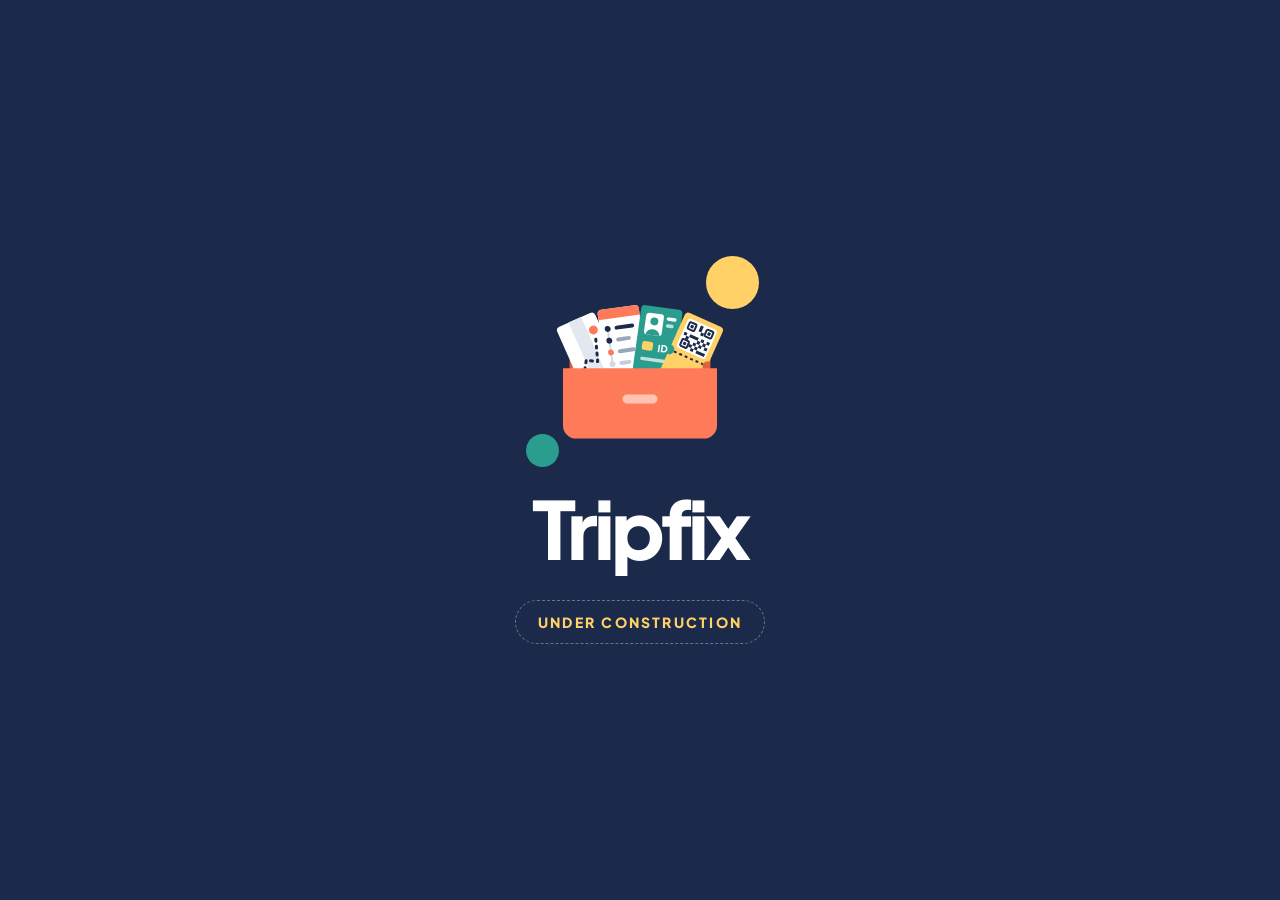
<file: index.html>
<!doctype html>
<html lang="en">
<head>
<meta charset="utf-8">
<meta name="viewport" content="width=device-width, initial-scale=1">
<title>Tripfix – plan, log & save</title>
<meta name="description" content="Your personal travel mate for every journey: plans, bookings & tickets, even offline.">
<meta name="theme-color" content="#1B2A4A">
<meta name="robots" content="noindex, nofollow">
<meta property="og:title" content="Tripfix – plan, log & save">
<meta property="og:description" content="Your personal travel mate for every journey: plans, bookings & tickets, even offline.">
<meta property="og:type" content="website">
<meta property="og:url" content="https://tripfix.net/">
<link rel="icon" href="favicon.svg" type="image/svg+xml">
<link rel="stylesheet" href="fonts.css">
<link rel="stylesheet" href="style.css">
</head>
<body>
<svg width="0" height="0" style="position: absolute" aria-hidden="true">
<defs>
<symbol id="tfmark" viewBox="0 0 200 200">
<path d="M36 72a8 8 0 0 1 8-8H78l10 10H156a8 8 0 0 1 8 8V156a8 8 0 0 1-8 8H44a8 8 0 0 1-8-8Z" fill="#E0613F"></path>
<g transform="translate(100 112) scale(0.9) translate(-100 -112)">
<g transform="rotate(-24 100 200)">
<rect x="79" y="38" width="42" height="70" rx="4" fill="#FFFFFF"></rect>
<rect x="93" y="38" width="14" height="70" fill="#E3E8F0"></rect>
<path d="M85 94L94 80L104 86L113 60" fill="none" stroke="#1B2A4A" stroke-width="3" stroke-linecap="round" stroke-linejoin="round" stroke-dasharray="2 5"></path>
<circle cx="113" cy="55" r="4.5" fill="#FF7A59"></circle>
</g>
<g transform="rotate(-8 100 200)">
<rect x="79" y="38" width="42" height="70" rx="4" fill="#FFFFFF"></rect>
<path d="M79 42a4 4 0 0 1 4-4H117a4 4 0 0 1 4 4V48H79Z" fill="#FF7A59"></path>
<path d="M87 58V94" stroke="#D3DAE6" stroke-width="2"></path>
<circle cx="87" cy="58" r="3" fill="#1B2A4A"></circle>
<circle cx="87" cy="70" r="3" fill="#1B2A4A"></circle>
<circle cx="87" cy="82" r="3" fill="#FF7A59"></circle>
<circle cx="87" cy="94" r="3" fill="#D3DAE6"></circle>
<rect x="94" y="56" width="20" height="4" rx="2" fill="#1B2A4A"></rect>
<rect x="94" y="68" width="15" height="4" rx="2" fill="#9AA6BC"></rect>
<rect x="94" y="80" width="18" height="4" rx="2" fill="#9AA6BC"></rect>
<rect x="94" y="92" width="12" height="4" rx="2" fill="#C6CEDC"></rect>
</g>
<g transform="rotate(8 100 200)">
<rect x="79" y="38" width="42" height="70" rx="4" fill="#2A9D8F"></rect>
<rect x="85" y="45" width="18" height="22" rx="3" fill="#FFFFFF"></rect>
<circle cx="94" cy="53" r="4" fill="#2A9D8F"></circle>
<path d="M87 67a7 6 0 0 1 14 0Z" fill="#2A9D8F"></path>
<rect x="106" y="47" width="10" height="3.5" rx="1.75" fill="#FFFFFF"></rect>
<rect x="106" y="54" width="8" height="3.5" rx="1.75" fill="#FFFFFF" opacity="0.7"></rect>
<rect x="85" y="74" width="11" height="9" rx="2" fill="#FFD166"></rect>
<text x="101" y="83" font-family="Plus Jakarta Sans, sans-serif" font-size="10" font-weight="800" fill="#FFFFFF">ID</text>
<rect x="85" y="90" width="30" height="3.5" rx="1.75" fill="#FFFFFF" opacity="0.7"></rect>
</g>
<g transform="rotate(24 100 200)">
<path d="M83 38H117a4 4 0 0 1 4 4V75a5 5 0 0 0 0 10V104a4 4 0 0 1-4 4H83a4 4 0 0 1-4-4V85a5 5 0 0 0 0-10V42a4 4 0 0 1 4-4Z" fill="#FFD166"></path>
<rect x="84" y="43" width="32" height="32" rx="3" fill="#FFFFFF"></rect>
<g transform="translate(86 45) scale(0.778)" fill="#1B2A4A">
<path d="M16 0h4v4h-4zM16 4h4v4h-4zM20 8h4v4h-4zM0 16h4v4h-4zM8 16h4v4h-4zM12 16h4v4h-4zM16 16h4v4h-4zM24 16h4v4h-4zM32 16h4v4h-4zM4 20h4v4h-4zM20 20h4v4h-4zM28 20h4v4h-4zM16 24h4v4h-4zM24 24h4v4h-4zM32 24h4v4h-4zM12 28h4v4h-4zM20 28h4v4h-4zM16 32h4v4h-4zM24 32h4v4h-4zM28 32h4v4h-4zM32 32h4v4h-4z"></path>
<rect x="1.3" y="1.3" width="9.4" height="9.4" rx="1.6" fill="none" stroke="#1B2A4A" stroke-width="2.6"></rect>
<rect x="4" y="4" width="4" height="4" rx="0.8"></rect>
<rect x="25.3" y="1.3" width="9.4" height="9.4" rx="1.6" fill="none" stroke="#1B2A4A" stroke-width="2.6"></rect>
<rect x="28" y="4" width="4" height="4" rx="0.8"></rect>
<rect x="1.3" y="25.3" width="9.4" height="9.4" rx="1.6" fill="none" stroke="#1B2A4A" stroke-width="2.6"></rect>
<rect x="4" y="28" width="4" height="4" rx="0.8"></rect>
</g>
<path d="M84 80H116" stroke="#1B2A4A" stroke-width="2" stroke-dasharray="3 3"></path>
</g>
</g>
<path d="M30 102H170V154a12 12 0 0 1-12 12H42a12 12 0 0 1-12-12Z" fill="#FF7A59"></path>
<rect x="84" y="126" width="32" height="8" rx="4" fill="#FFFFFF" opacity="0.55"></rect>
</symbol>
</defs>
</svg>
<div style="min-height: 100vh; min-height: 100svh; display: flex; flex-direction: column; background: #1B2A4A; color: #FFFFFF; font-size: 17px; line-height: 1.6">
  <main style="flex: 1; display: flex; align-items: center; justify-content: center; padding: 56px 24px">
    <div style="display: flex; flex-direction: column; align-items: center; gap: 32px; text-align: center">
      <div style="display: flex; flex-direction: column; align-items: center; gap: 12px">
        <div style="position: relative; width: 220px; max-width: 60vw; aspect-ratio: 1 / 1">
          <div style="position: absolute; top: 0; right: -4%; width: 24%; aspect-ratio: 1 / 1; border-radius: 50%; background: #FFD166"></div>
          <div style="position: absolute; bottom: 4%; left: -2%; width: 15%; aspect-ratio: 1 / 1; border-radius: 50%; background: #2A9D8F"></div>
          <svg viewBox="0 0 200 200" style="position: absolute; inset: 0; width: 100%; height: 100%" aria-hidden="true"><use href="#tfmark"></use></svg>
        </div>
        <h1 style="margin: 0; font-weight: 800; font-size: clamp(52px, 12vw, 80px); line-height: 1; letter-spacing: -0.05em">Tripfix</h1>
      </div>
      <span style="padding: 10px 22px; border-radius: 999px; border: 1.5px dashed rgba(255,255,255,0.35); font-size: 14px; font-weight: 800; letter-spacing: 0.16em; text-transform: uppercase; color: #FFD166">Under construction</span>
    </div>
  </main>
</div>

</body>
</html>
</file>
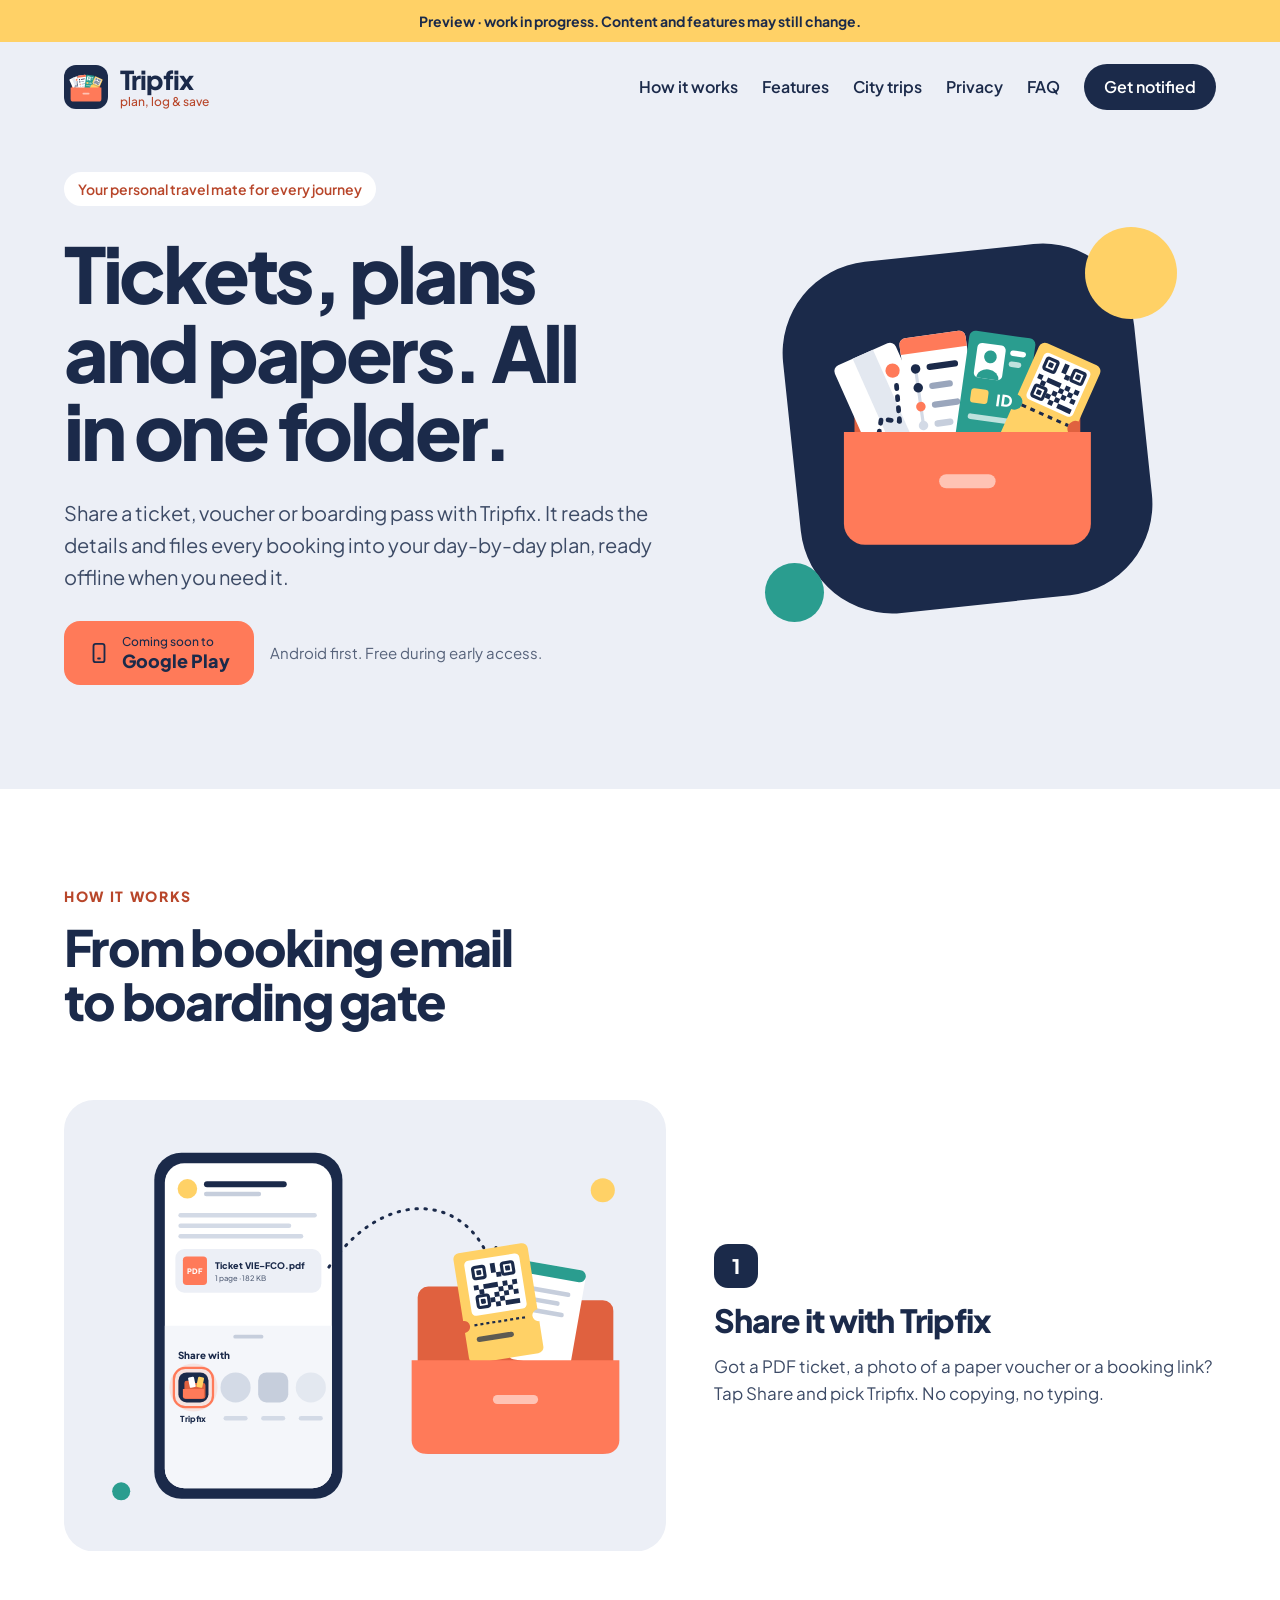
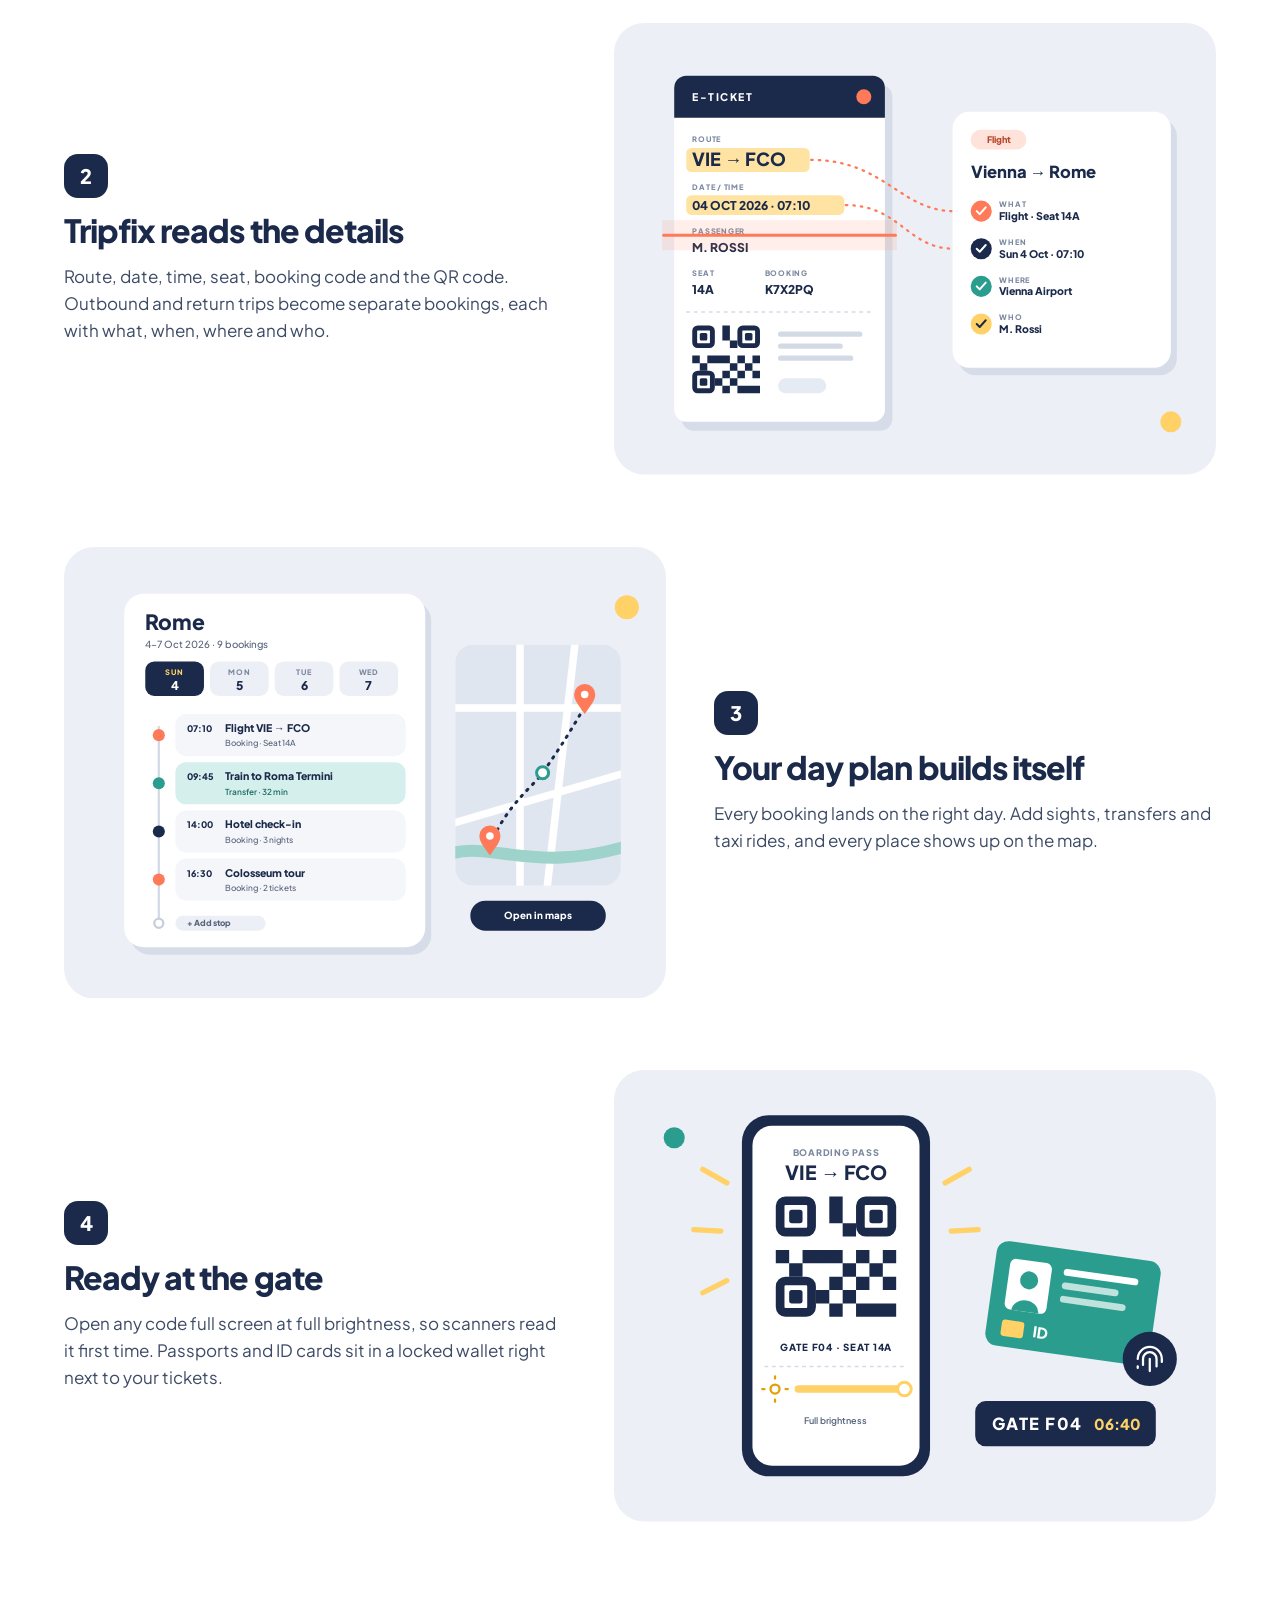
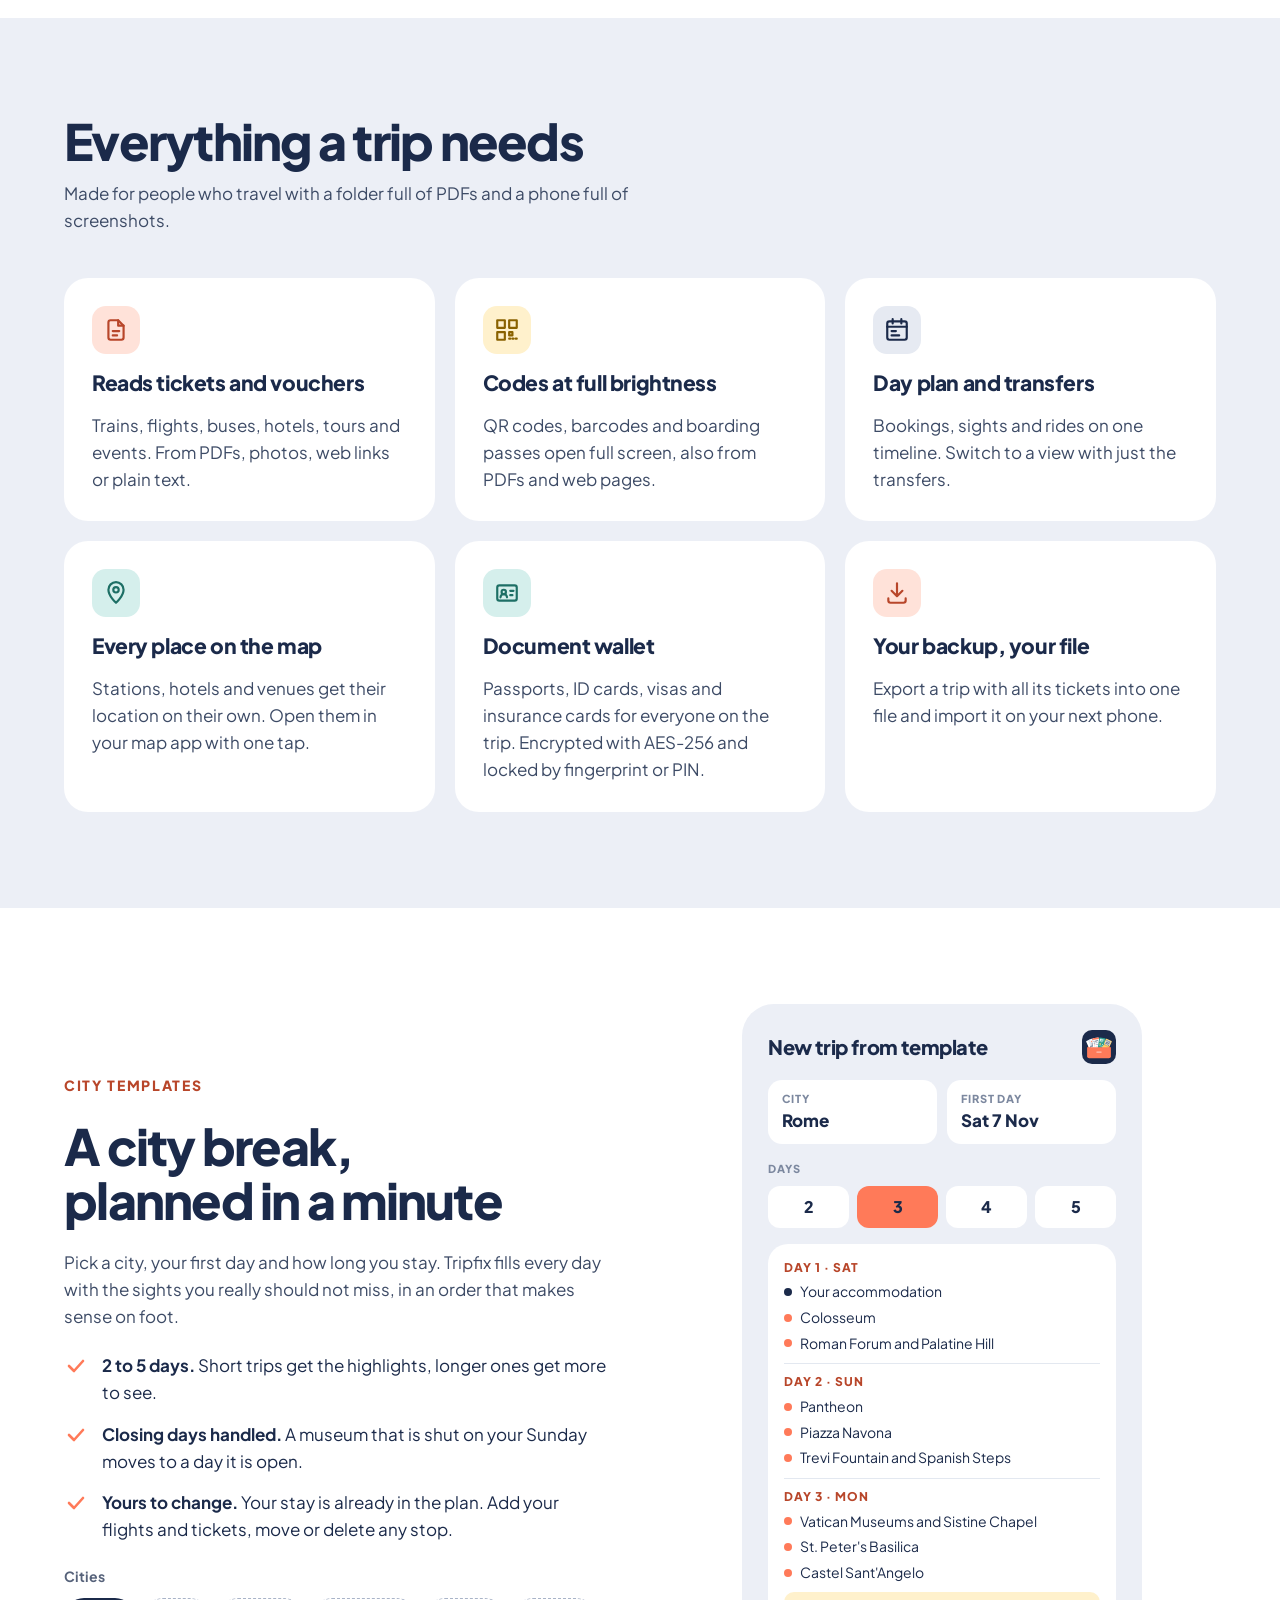
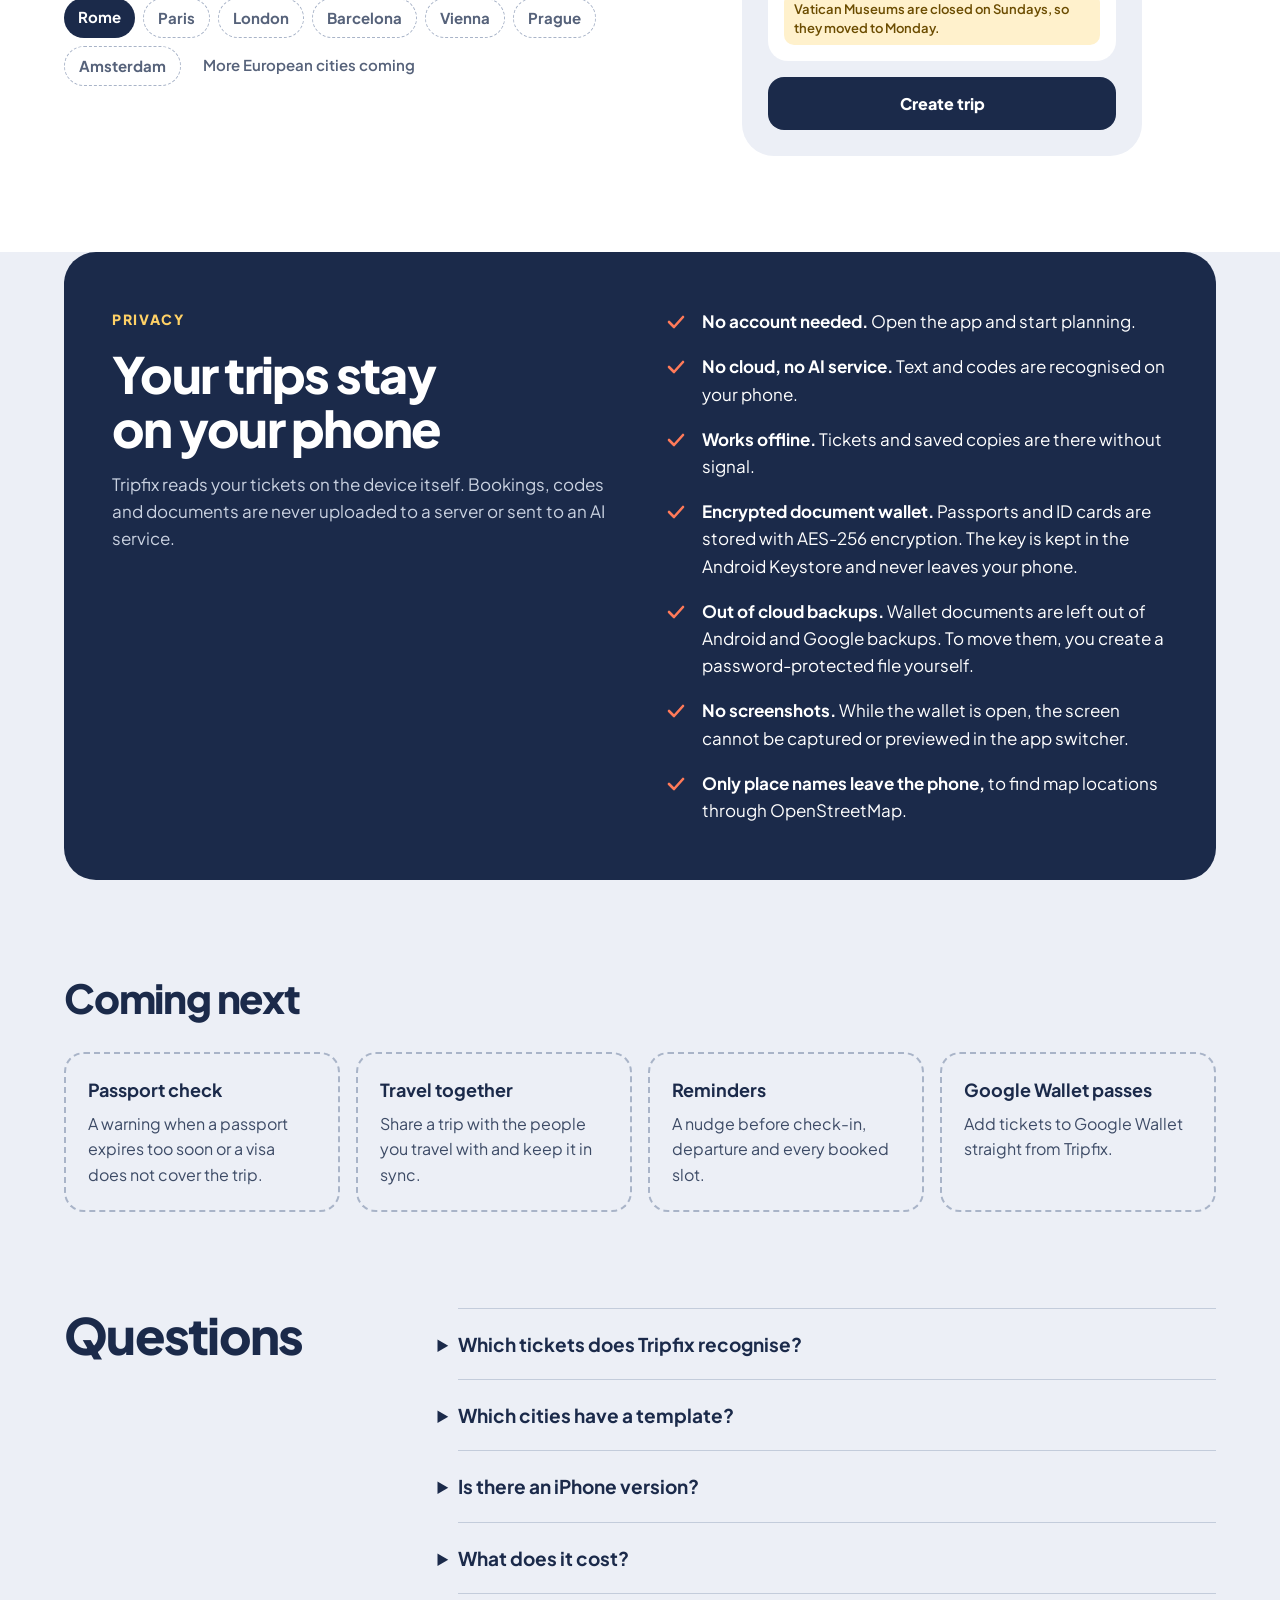
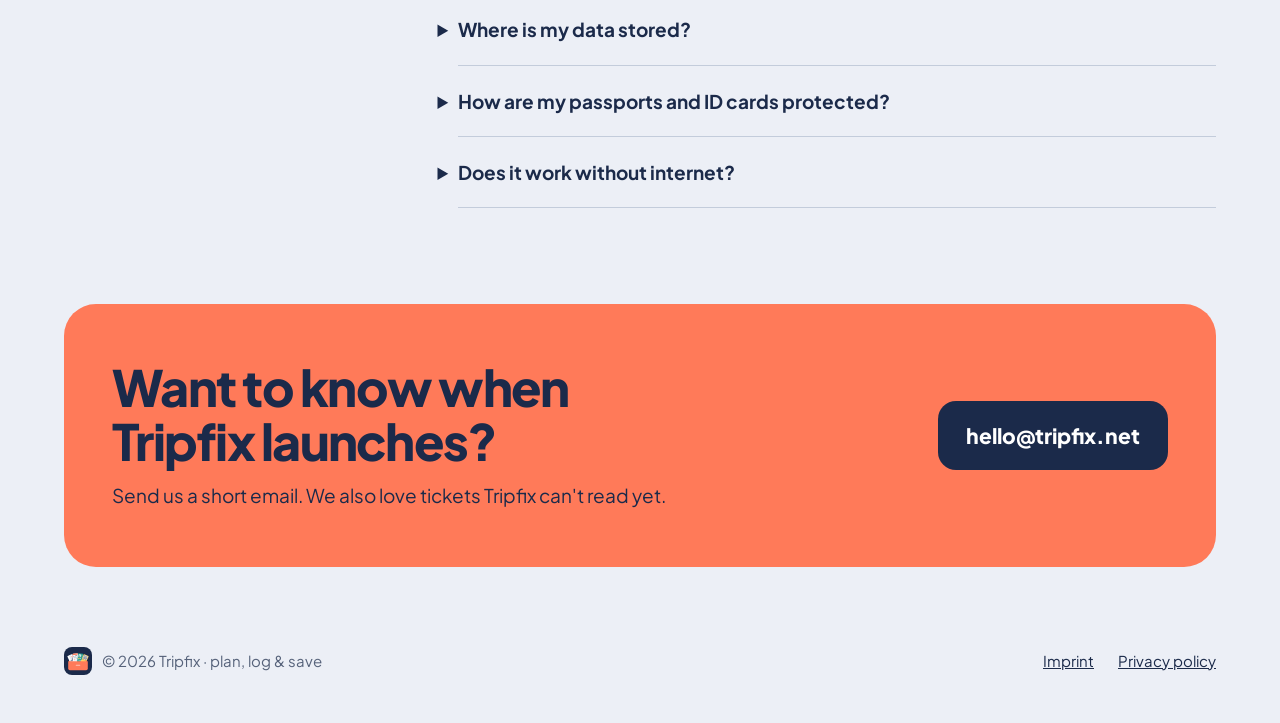
<file: preview/index.html>
<!doctype html>
<html lang="en">
<head>
<meta charset="utf-8">
<meta name="viewport" content="width=device-width, initial-scale=1">
<title>Tripfix – Preview</title>
<meta name="description" content="Your personal travel mate for every journey: plans, bookings & tickets, even offline.">
<meta name="theme-color" content="#1B2A4A">
<meta name="robots" content="noindex, nofollow">
<meta property="og:title" content="Tripfix – Preview">
<meta property="og:description" content="Your personal travel mate for every journey: plans, bookings & tickets, even offline.">
<meta property="og:type" content="website">
<meta property="og:url" content="https://tripfix.net/">
<link rel="icon" href="../favicon.svg" type="image/svg+xml">
<link rel="stylesheet" href="../fonts.css">
<link rel="stylesheet" href="../style.css">
</head>
<body>
<div style="font-size: 17px; line-height: 1.6">
<div style="background: #FFD166; color: #1B2A4A; text-align: center; padding: 10px 16px; font-size: 14px; font-weight: 700">Preview · work in progress. Content and features may still change.</div>

<svg width="0" height="0" style="position: absolute" aria-hidden="true">
<defs>
<symbol id="tfmark" viewBox="0 0 200 200">
<path d="M36 72a8 8 0 0 1 8-8H78l10 10H156a8 8 0 0 1 8 8V156a8 8 0 0 1-8 8H44a8 8 0 0 1-8-8Z" fill="#E0613F"></path>
<g transform="translate(100 112) scale(0.9) translate(-100 -112)">
<g transform="rotate(-24 100 200)">
<rect x="79" y="38" width="42" height="70" rx="4" fill="#FFFFFF"></rect>
<rect x="93" y="38" width="14" height="70" fill="#E3E8F0"></rect>
<path d="M85 94L94 80L104 86L113 60" fill="none" stroke="#1B2A4A" stroke-width="3" stroke-linecap="round" stroke-linejoin="round" stroke-dasharray="2 5"></path>
<circle cx="113" cy="55" r="4.5" fill="#FF7A59"></circle>
</g>
<g transform="rotate(-8 100 200)">
<rect x="79" y="38" width="42" height="70" rx="4" fill="#FFFFFF"></rect>
<path d="M79 42a4 4 0 0 1 4-4H117a4 4 0 0 1 4 4V48H79Z" fill="#FF7A59"></path>
<path d="M87 58V94" stroke="#D3DAE6" stroke-width="2"></path>
<circle cx="87" cy="58" r="3" fill="#1B2A4A"></circle>
<circle cx="87" cy="70" r="3" fill="#1B2A4A"></circle>
<circle cx="87" cy="82" r="3" fill="#FF7A59"></circle>
<circle cx="87" cy="94" r="3" fill="#D3DAE6"></circle>
<rect x="94" y="56" width="20" height="4" rx="2" fill="#1B2A4A"></rect>
<rect x="94" y="68" width="15" height="4" rx="2" fill="#9AA6BC"></rect>
<rect x="94" y="80" width="18" height="4" rx="2" fill="#9AA6BC"></rect>
<rect x="94" y="92" width="12" height="4" rx="2" fill="#C6CEDC"></rect>
</g>
<g transform="rotate(8 100 200)">
<rect x="79" y="38" width="42" height="70" rx="4" fill="#2A9D8F"></rect>
<rect x="85" y="45" width="18" height="22" rx="3" fill="#FFFFFF"></rect>
<circle cx="94" cy="53" r="4" fill="#2A9D8F"></circle>
<path d="M87 67a7 6 0 0 1 14 0Z" fill="#2A9D8F"></path>
<rect x="106" y="47" width="10" height="3.5" rx="1.75" fill="#FFFFFF"></rect>
<rect x="106" y="54" width="8" height="3.5" rx="1.75" fill="#FFFFFF" opacity="0.7"></rect>
<rect x="85" y="74" width="11" height="9" rx="2" fill="#FFD166"></rect>
<text x="101" y="83" font-family="Plus Jakarta Sans, sans-serif" font-size="10" font-weight="800" fill="#FFFFFF">ID</text>
<rect x="85" y="90" width="30" height="3.5" rx="1.75" fill="#FFFFFF" opacity="0.7"></rect>
</g>
<g transform="rotate(24 100 200)">
<path d="M83 38H117a4 4 0 0 1 4 4V75a5 5 0 0 0 0 10V104a4 4 0 0 1-4 4H83a4 4 0 0 1-4-4V85a5 5 0 0 0 0-10V42a4 4 0 0 1 4-4Z" fill="#FFD166"></path>
<rect x="84" y="43" width="32" height="32" rx="3" fill="#FFFFFF"></rect>
<g transform="translate(86 45) scale(0.778)" fill="#1B2A4A">
<path d="M16 0h4v4h-4zM16 4h4v4h-4zM20 8h4v4h-4zM0 16h4v4h-4zM8 16h4v4h-4zM12 16h4v4h-4zM16 16h4v4h-4zM24 16h4v4h-4zM32 16h4v4h-4zM4 20h4v4h-4zM20 20h4v4h-4zM28 20h4v4h-4zM16 24h4v4h-4zM24 24h4v4h-4zM32 24h4v4h-4zM12 28h4v4h-4zM20 28h4v4h-4zM16 32h4v4h-4zM24 32h4v4h-4zM28 32h4v4h-4zM32 32h4v4h-4z"></path>
<rect x="1.3" y="1.3" width="9.4" height="9.4" rx="1.6" fill="none" stroke="#1B2A4A" stroke-width="2.6"></rect>
<rect x="4" y="4" width="4" height="4" rx="0.8"></rect>
<rect x="25.3" y="1.3" width="9.4" height="9.4" rx="1.6" fill="none" stroke="#1B2A4A" stroke-width="2.6"></rect>
<rect x="28" y="4" width="4" height="4" rx="0.8"></rect>
<rect x="1.3" y="25.3" width="9.4" height="9.4" rx="1.6" fill="none" stroke="#1B2A4A" stroke-width="2.6"></rect>
<rect x="4" y="28" width="4" height="4" rx="0.8"></rect>
</g>
<path d="M84 80H116" stroke="#1B2A4A" stroke-width="2" stroke-dasharray="3 3"></path>
</g>
</g>
<path d="M30 102H170V154a12 12 0 0 1-12 12H42a12 12 0 0 1-12-12Z" fill="#FF7A59"></path>
<rect x="84" y="126" width="32" height="8" rx="4" fill="#FFFFFF" opacity="0.55"></rect>
</symbol>
</defs>
</svg>

<!-- Nav -->
<header style="max-width: 1200px; margin: 0 auto; padding: 22px 24px; display: flex; flex-wrap: wrap; align-items: center; justify-content: space-between; gap: 16px">
  <a href="#top" style="display: flex; align-items: center; gap: 12px; text-decoration: none">
    <span style="width: 44px; height: 44px; border-radius: 12px; background: #1B2A4A; display: flex"><svg viewBox="0 0 200 200" width="44" height="44" aria-hidden="true"><use href="#tfmark"></use></svg></span>
    <span style="display: flex; flex-direction: column; line-height: 1">
      <span style="font-weight: 800; font-size: 26px; letter-spacing: -0.04em">Tripfix</span>
      <span style="font-weight: 500; font-size: 12px; color: #B8462A; padding-top: 3px">plan, log &amp; save</span>
    </span>
  </a>
  <nav aria-label="Main" style="display: flex; flex-wrap: wrap; align-items: center; gap: 24px; font-weight: 600; font-size: 16px">
    <a href="#how" style="text-decoration: none">How it works</a>
    <a href="#features" style="text-decoration: none">Features</a>
    <a href="#cities" style="text-decoration: none">City trips</a>
    <a href="#privacy" style="text-decoration: none">Privacy</a>
    <a href="#faq" style="text-decoration: none">FAQ</a>
    <a href="#contact" style="text-decoration: none; padding: 10px 20px; border-radius: 999px; background: #1B2A4A; color: #FFFFFF">Get notified</a>
  </nav>
</header>

<!-- Hero -->
<section id="top" style="max-width: 1200px; margin: 0 auto; padding: 40px 24px 104px; display: flex; flex-wrap: wrap; align-items: center; gap: 56px">
  <div style="flex: 1 1 500px; min-width: 0; display: flex; flex-direction: column; gap: 28px">
    <span style="align-self: flex-start; padding: 6px 14px; border-radius: 999px; background: #FFFFFF; font-size: 14px; font-weight: 600; color: #B8462A">Your personal travel mate for every journey</span>
    <h1 style="margin: 0; font-weight: 800; font-size: clamp(44px, 6vw, 78px); line-height: 1.02; letter-spacing: -0.045em">Tickets, plans and papers. All in one folder.</h1>
    <p style="margin: 0; max-width: 32em; font-size: 20px; color: #3D4B66">Share a ticket, voucher or boarding pass with Tripfix. It reads the details and files every booking into your day-by-day plan, ready offline when you need it.</p>
    <div style="display: flex; flex-wrap: wrap; align-items: center; gap: 16px">
      <a href="#contact" style="text-decoration: none; display: inline-flex; align-items: center; gap: 12px; padding: 14px 24px; border-radius: 16px; background: #FF7A59; color: #1B2A4A">
        <svg width="22" height="22" viewBox="0 0 24 24" fill="none" stroke="currentColor" stroke-width="2" stroke-linecap="round" stroke-linejoin="round" aria-hidden="true"><rect x="6" y="2" width="12" height="20" rx="2.5"></rect><path d="M11 18h2"></path></svg>
        <span style="display: flex; flex-direction: column; line-height: 1.2"><span style="font-size: 12px; font-weight: 500">Coming soon to</span><span style="font-weight: 800; font-size: 18px">Google Play</span></span>
      </a>
      <span style="font-size: 15px; color: #56627A">Android first. Free during early access.</span>
    </div>
  </div>
  <div aria-hidden="true" style="flex: 1 1 400px; min-width: 0; display: flex; justify-content: center">
    <div style="position: relative; width: 420px; max-width: 100%; aspect-ratio: 1 / 1">
      <div style="position: absolute; inset: 8%; border-radius: 26%; background: #1B2A4A; transform: rotate(-6deg)"></div>
      <div style="position: absolute; top: 2%; right: 0; width: 22%; aspect-ratio: 1 / 1; border-radius: 50%; background: #FFD166"></div>
      <div style="position: absolute; bottom: 4%; left: 2%; width: 14%; aspect-ratio: 1 / 1; border-radius: 50%; background: #2A9D8F"></div>
      <svg viewBox="0 0 200 200" style="position: absolute; inset: 8%; width: 84%; height: 84%"><use href="#tfmark"></use></svg>
    </div>
  </div>
</section>

<!-- How it works -->
<section id="how" style="background: #FFFFFF">
  <div style="max-width: 1200px; margin: 0 auto; padding: 96px 24px; display: flex; flex-direction: column; gap: 72px">
    <div style="display: flex; flex-direction: column; gap: 12px; max-width: 36em">
      <span style="font-size: 14px; font-weight: 800; letter-spacing: 0.12em; text-transform: uppercase; color: #B8462A">How it works</span>
      <h2 style="margin: 0; font-weight: 800; font-size: clamp(32px, 4vw, 50px); line-height: 1.08; letter-spacing: -0.035em">From booking email to boarding gate</h2>
    </div>

    <div style="display: flex; flex-wrap: wrap; align-items: center; gap: 48px">
      <div style="flex: 1 1 460px; min-width: 0"><svg viewBox="0 0 800 600" width="100%" style="display: block; width: 100%; height: auto" role="img" aria-label="A ticket PDF shared from a phone flies into the Tripfix travel folder">
<rect x="0" y="0" width="800" height="600" rx="40" fill="#ECEFF6"></rect>
<circle cx="716" cy="120" r="16" fill="#FFD166"></circle>
<circle cx="76" cy="520" r="12" fill="#2A9D8F"></circle>

<rect x="120" y="70" width="250" height="460" rx="36" fill="#1B2A4A"></rect>
<rect x="134" y="84" width="222" height="432" rx="26" fill="#FFFFFF"></rect>
<circle cx="164" cy="118" r="13" fill="#FFD166"></circle>
<rect x="186" y="108" width="110" height="8" rx="4" fill="#1B2A4A"></rect>
<rect x="186" y="122" width="76" height="6" rx="3" fill="#C6CEDC"></rect>
<rect x="152" y="150" width="184" height="6" rx="3" fill="#D3DAE6"></rect>
<rect x="152" y="164" width="150" height="6" rx="3" fill="#D3DAE6"></rect>
<rect x="152" y="178" width="166" height="6" rx="3" fill="#D3DAE6"></rect>
<rect x="148" y="198" width="194" height="58" rx="12" fill="#ECEFF6"></rect>
<rect x="158" y="208" width="32" height="38" rx="5" fill="#FF7A59"></rect>
<text x="174" y="231" text-anchor="middle" font-family="Plus Jakarta Sans, sans-serif" font-size="10" font-weight="800" fill="#FFFFFF">PDF</text>
<text x="200" y="224" font-family="Plus Jakarta Sans, sans-serif" font-size="12" font-weight="800" fill="#1B2A4A">Ticket VIE–FCO.pdf</text>
<text x="200" y="241" font-family="Plus Jakarta Sans, sans-serif" font-size="10" font-weight="500" fill="#56627A">1 page · 182 KB</text>

<path d="M134 300H356V490a26 26 0 0 1-26 26H160a26 26 0 0 1-26-26Z" fill="#F4F6FA"></path>
<rect x="225" y="312" width="40" height="5" rx="2.5" fill="#C6CEDC"></rect>
<text x="152" y="344" font-family="Plus Jakarta Sans, sans-serif" font-size="13" font-weight="800" fill="#1B2A4A">Share with</text>
<circle cx="172" cy="382" r="32" fill="#FF7A59" opacity="0.16"></circle>
<rect x="152" y="362" width="40" height="40" rx="11" fill="#1B2A4A"></rect>
<path d="M160 376a3 3 0 0 1 3-3h7l3 3h12a3 3 0 0 1 3 3v15a3 3 0 0 1-3 3H163a3 3 0 0 1-3-3Z" fill="#E0613F"></path>
<rect x="167" y="368" width="8" height="14" rx="1.5" fill="#FFFFFF" transform="rotate(-12 171 380)"></rect>
<rect x="176" y="368" width="8" height="14" rx="1.5" fill="#FFD166" transform="rotate(12 180 380)"></rect>
<path d="M158 384H186V394a3 3 0 0 1-3 3H161a3 3 0 0 1-3-3Z" fill="#FF7A59"></path>
<rect x="146" y="356" width="52" height="52" rx="15" fill="none" stroke="#FF7A59" stroke-width="3"></rect>
<rect x="208" y="362" width="40" height="40" rx="20" fill="#D3DAE6"></rect>
<rect x="258" y="362" width="40" height="40" rx="11" fill="#C6CEDC"></rect>
<rect x="308" y="362" width="40" height="40" rx="20" fill="#E3E8F0"></rect>
<text x="172" y="428" text-anchor="middle" font-family="Plus Jakarta Sans, sans-serif" font-size="11" font-weight="800" fill="#1B2A4A">Tripfix</text>
<rect x="212" y="420" width="32" height="6" rx="3" fill="#D3DAE6"></rect>
<rect x="262" y="420" width="32" height="6" rx="3" fill="#D3DAE6"></rect>
<rect x="312" y="420" width="32" height="6" rx="3" fill="#D3DAE6"></rect>

<path d="M352 222C420 120 530 120 566 214" fill="none" stroke="#1B2A4A" stroke-width="4" stroke-linecap="round" stroke-dasharray="2 10"></path>
<path d="M548 204L568 222L574 196" fill="none" stroke="#1B2A4A" stroke-width="4" stroke-linecap="round" stroke-linejoin="round"></path>

<path d="M470 262a14 14 0 0 1 14-14H552l18 18H716a14 14 0 0 1 14 14V456a14 14 0 0 1-14 14H484a14 14 0 0 1-14-14Z" fill="#E0613F"></path>
<g transform="rotate(10 630 330)">
<rect x="592" y="218" width="84" height="132" rx="8" fill="#FFFFFF"></rect>
<rect x="592" y="218" width="84" height="16" rx="8" fill="#2A9D8F"></rect>
<rect x="604" y="250" width="56" height="6" rx="3" fill="#C6CEDC"></rect>
<rect x="604" y="264" width="44" height="6" rx="3" fill="#C6CEDC"></rect>
<rect x="604" y="278" width="52" height="6" rx="3" fill="#C6CEDC"></rect>
</g>
<g transform="rotate(-9 580 300)">
<path d="M540 196H624a8 8 0 0 1 8 8V286a8 8 0 0 0 0 16V336a8 8 0 0 1-8 8H540a8 8 0 0 1-8-8V302a8 8 0 0 0 0-16V204a8 8 0 0 1 8-8Z" fill="#FFD166"></path>
<rect x="545" y="208" width="74" height="74" rx="6" fill="#FFFFFF"></rect>
<g transform="translate(553 216) scale(1.611)" fill="#1B2A4A">
<path d="M16 0h4v4h-4zM16 4h4v4h-4zM20 8h4v4h-4zM0 16h4v4h-4zM8 16h4v4h-4zM12 16h4v4h-4zM16 16h4v4h-4zM24 16h4v4h-4zM32 16h4v4h-4zM4 20h4v4h-4zM20 20h4v4h-4zM28 20h4v4h-4zM16 24h4v4h-4zM24 24h4v4h-4zM32 24h4v4h-4zM12 28h4v4h-4zM20 28h4v4h-4zM16 32h4v4h-4zM24 32h4v4h-4zM28 32h4v4h-4zM32 32h4v4h-4z"></path>
<rect x="1.3" y="1.3" width="9.4" height="9.4" rx="1.6" fill="none" stroke="#1B2A4A" stroke-width="2.6"></rect>
<rect x="4" y="4" width="4" height="4" rx="0.8"></rect>
<rect x="25.3" y="1.3" width="9.4" height="9.4" rx="1.6" fill="none" stroke="#1B2A4A" stroke-width="2.6"></rect>
<rect x="28" y="4" width="4" height="4" rx="0.8"></rect>
<rect x="1.3" y="25.3" width="9.4" height="9.4" rx="1.6" fill="none" stroke="#1B2A4A" stroke-width="2.6"></rect>
<rect x="4" y="28" width="4" height="4" rx="0.8"></rect>
</g>
<path d="M546 294H618" stroke="#1B2A4A" stroke-width="3" stroke-dasharray="4 4"></path>
<rect x="546" y="310" width="50" height="7" rx="3.5" fill="#1B2A4A" opacity="0.7"></rect>
</g>
<path d="M462 346H738V452a18 18 0 0 1-18 18H480a18 18 0 0 1-18-18Z" fill="#FF7A59"></path>
<rect x="570" y="392" width="60" height="12" rx="6" fill="#FFFFFF" opacity="0.55"></rect>
</svg></div>
      <div style="flex: 1 1 360px; min-width: 0; display: flex; flex-direction: column; gap: 14px">
        <span style="width: 44px; height: 44px; border-radius: 14px; background: #1B2A4A; color: #FFFFFF; display: flex; align-items: center; justify-content: center; font-weight: 800; font-size: 20px">1</span>
        <h3 style="margin: 0; font-weight: 800; font-size: 32px; line-height: 1.15; letter-spacing: -0.03em">Share it with Tripfix</h3>
        <p style="margin: 0; color: #3D4B66; max-width: 30em">Got a PDF ticket, a photo of a paper voucher or a booking link? Tap Share and pick Tripfix. No copying, no typing.</p>
      </div>
    </div>

    <div style="display: flex; flex-wrap: wrap; flex-direction: row-reverse; align-items: center; gap: 48px">
      <div style="flex: 1 1 460px; min-width: 0"><svg viewBox="0 0 800 600" width="100%" style="display: block; width: 100%; height: auto" role="img" aria-label="Tripfix scans a flight e-ticket and fills a booking card with what, when, where and who">
<rect x="0" y="0" width="800" height="600" rx="40" fill="#ECEFF6"></rect>
<circle cx="740" cy="530" r="14" fill="#FFD166"></circle>

<rect x="90" y="82" width="280" height="460" rx="16" fill="#D7DDE8"></rect>
<rect x="80" y="70" width="280" height="460" rx="16" fill="#FFFFFF"></rect>
<path d="M80 86a16 16 0 0 1 16-16H344a16 16 0 0 1 16 16V126H80Z" fill="#1B2A4A"></path>
<text x="104" y="104" font-family="Plus Jakarta Sans, sans-serif" font-size="14" font-weight="800" letter-spacing="2" fill="#FFFFFF">E-TICKET</text>
<circle cx="332" cy="98" r="10" fill="#FF7A59"></circle>

<text x="104" y="158" font-family="Plus Jakarta Sans, sans-serif" font-size="10" font-weight="800" letter-spacing="1" fill="#7C889F">ROUTE</text>
<rect x="96" y="166" width="164" height="32" rx="7" fill="#FFD166" opacity="0.6"></rect>
<text x="104" y="190" font-family="Plus Jakarta Sans, sans-serif" font-size="24" font-weight="800" fill="#1B2A4A">VIE → FCO</text>

<text x="104" y="222" font-family="Plus Jakarta Sans, sans-serif" font-size="10" font-weight="800" letter-spacing="1" fill="#7C889F">DATE / TIME</text>
<rect x="96" y="229" width="210" height="26" rx="7" fill="#FFD166" opacity="0.6"></rect>
<text x="104" y="248" font-family="Plus Jakarta Sans, sans-serif" font-size="16" font-weight="800" fill="#1B2A4A">04 OCT 2026 · 07:10</text>

<text x="104" y="280" font-family="Plus Jakarta Sans, sans-serif" font-size="10" font-weight="800" letter-spacing="1" fill="#7C889F">PASSENGER</text>
<text x="104" y="304" font-family="Plus Jakarta Sans, sans-serif" font-size="16" font-weight="800" fill="#1B2A4A">M. ROSSI</text>

<text x="104" y="336" font-family="Plus Jakarta Sans, sans-serif" font-size="10" font-weight="800" letter-spacing="1" fill="#7C889F">SEAT</text>
<text x="104" y="360" font-family="Plus Jakarta Sans, sans-serif" font-size="16" font-weight="800" fill="#1B2A4A">14A</text>
<text x="200" y="336" font-family="Plus Jakarta Sans, sans-serif" font-size="10" font-weight="800" letter-spacing="1" fill="#7C889F">BOOKING</text>
<text x="200" y="360" font-family="Plus Jakarta Sans, sans-serif" font-size="16" font-weight="800" fill="#1B2A4A">K7X2PQ</text>

<path d="M96 384H344" stroke="#D3DAE6" stroke-width="2" stroke-dasharray="5 5"></path>
<g transform="translate(104 402) scale(2.5)" fill="#1B2A4A">
<path d="M16 0h4v4h-4zM16 4h4v4h-4zM20 8h4v4h-4zM0 16h4v4h-4zM8 16h4v4h-4zM12 16h4v4h-4zM16 16h4v4h-4zM24 16h4v4h-4zM32 16h4v4h-4zM4 20h4v4h-4zM20 20h4v4h-4zM28 20h4v4h-4zM16 24h4v4h-4zM24 24h4v4h-4zM32 24h4v4h-4zM12 28h4v4h-4zM20 28h4v4h-4zM16 32h4v4h-4zM24 32h4v4h-4zM28 32h4v4h-4zM32 32h4v4h-4z"></path>
<rect x="1.3" y="1.3" width="9.4" height="9.4" rx="1.6" fill="none" stroke="#1B2A4A" stroke-width="2.6"></rect>
<rect x="4" y="4" width="4" height="4" rx="0.8"></rect>
<rect x="25.3" y="1.3" width="9.4" height="9.4" rx="1.6" fill="none" stroke="#1B2A4A" stroke-width="2.6"></rect>
<rect x="28" y="4" width="4" height="4" rx="0.8"></rect>
<rect x="1.3" y="25.3" width="9.4" height="9.4" rx="1.6" fill="none" stroke="#1B2A4A" stroke-width="2.6"></rect>
<rect x="4" y="28" width="4" height="4" rx="0.8"></rect>
</g>
<rect x="218" y="410" width="112" height="7" rx="3.5" fill="#D3DAE6"></rect>
<rect x="218" y="426" width="86" height="7" rx="3.5" fill="#D3DAE6"></rect>
<rect x="218" y="442" width="100" height="7" rx="3.5" fill="#D3DAE6"></rect>
<rect x="218" y="472" width="64" height="20" rx="10" fill="#E6EAF2"></rect>

<rect x="64" y="262" width="312" height="40" fill="#FF7A59" opacity="0.13"></rect>
<rect x="64" y="280" width="312" height="4" rx="2" fill="#FF7A59"></rect>

<path d="M262 182C360 182 380 250 452 250" fill="none" stroke="#FF7A59" stroke-width="3" stroke-linecap="round" stroke-dasharray="2 8"></path>
<path d="M308 242C380 242 390 300 452 300" fill="none" stroke="#FF7A59" stroke-width="3" stroke-linecap="round" stroke-dasharray="2 8"></path>

<rect x="458" y="128" width="290" height="340" rx="22" fill="#D7DDE8"></rect>
<rect x="450" y="118" width="290" height="340" rx="22" fill="#FFFFFF"></rect>
<rect x="474" y="142" width="74" height="26" rx="13" fill="#FFE2D9"></rect>
<text x="511" y="160" text-anchor="middle" font-family="Plus Jakarta Sans, sans-serif" font-size="12" font-weight="800" fill="#B8462A">Flight</text>
<text x="474" y="206" font-family="Plus Jakarta Sans, sans-serif" font-size="22" font-weight="800" fill="#1B2A4A">Vienna → Rome</text>

<circle cx="488" cy="250" r="14" fill="#FF7A59"></circle>
<text x="512" y="245" font-family="Plus Jakarta Sans, sans-serif" font-size="10" font-weight="800" letter-spacing="1" fill="#7C889F">WHAT</text>
<text x="512" y="262" font-family="Plus Jakarta Sans, sans-serif" font-size="14" font-weight="800" fill="#1B2A4A">Flight · Seat 14A</text>

<circle cx="488" cy="300" r="14" fill="#1B2A4A"></circle>
<text x="512" y="295" font-family="Plus Jakarta Sans, sans-serif" font-size="10" font-weight="800" letter-spacing="1" fill="#7C889F">WHEN</text>
<text x="512" y="312" font-family="Plus Jakarta Sans, sans-serif" font-size="14" font-weight="800" fill="#1B2A4A">Sun 4 Oct · 07:10</text>

<circle cx="488" cy="350" r="14" fill="#2A9D8F"></circle>
<text x="512" y="345" font-family="Plus Jakarta Sans, sans-serif" font-size="10" font-weight="800" letter-spacing="1" fill="#7C889F">WHERE</text>
<text x="512" y="362" font-family="Plus Jakarta Sans, sans-serif" font-size="14" font-weight="800" fill="#1B2A4A">Vienna Airport</text>

<circle cx="488" cy="400" r="14" fill="#FFD166"></circle>
<text x="512" y="395" font-family="Plus Jakarta Sans, sans-serif" font-size="10" font-weight="800" letter-spacing="1" fill="#7C889F">WHO</text>
<text x="512" y="412" font-family="Plus Jakarta Sans, sans-serif" font-size="14" font-weight="800" fill="#1B2A4A">M. Rossi</text>

<path d="M482 250l4 4 8-9" fill="none" stroke="#FFFFFF" stroke-width="2.6" stroke-linecap="round" stroke-linejoin="round"></path>
<path d="M482 300l4 4 8-9" fill="none" stroke="#FFFFFF" stroke-width="2.6" stroke-linecap="round" stroke-linejoin="round"></path>
<path d="M482 350l4 4 8-9" fill="none" stroke="#FFFFFF" stroke-width="2.6" stroke-linecap="round" stroke-linejoin="round"></path>
<path d="M482 400l4 4 8-9" fill="none" stroke="#1B2A4A" stroke-width="2.6" stroke-linecap="round" stroke-linejoin="round"></path>
</svg></div>
      <div style="flex: 1 1 360px; min-width: 0; display: flex; flex-direction: column; gap: 14px">
        <span style="width: 44px; height: 44px; border-radius: 14px; background: #1B2A4A; color: #FFFFFF; display: flex; align-items: center; justify-content: center; font-weight: 800; font-size: 20px">2</span>
        <h3 style="margin: 0; font-weight: 800; font-size: 32px; line-height: 1.15; letter-spacing: -0.03em">Tripfix reads the details</h3>
        <p style="margin: 0; color: #3D4B66; max-width: 30em">Route, date, time, seat, booking code and the QR code. Outbound and return trips become separate bookings, each with what, when, where and who.</p>
      </div>
    </div>

    <div style="display: flex; flex-wrap: wrap; align-items: center; gap: 48px">
      <div style="flex: 1 1 460px; min-width: 0"><svg viewBox="0 0 800 600" width="100%" style="display: block; width: 100%; height: auto" role="img" aria-label="A Rome trip day plan with flight, train transfer, hotel and tour, next to a map with the route">
<defs>
<clipPath id="ill3map"><rect x="520" y="130" width="220" height="320" rx="24"></rect></clipPath>
</defs>
<rect x="0" y="0" width="800" height="600" rx="40" fill="#ECEFF6"></rect>
<circle cx="748" cy="80" r="16" fill="#FFD166"></circle>

<rect x="88" y="72" width="400" height="470" rx="26" fill="#D7DDE8"></rect>
<rect x="80" y="62" width="400" height="470" rx="26" fill="#FFFFFF"></rect>
<text x="108" y="110" font-family="Plus Jakarta Sans, sans-serif" font-size="28" font-weight="800" fill="#1B2A4A">Rome</text>
<text x="108" y="134" font-family="Plus Jakarta Sans, sans-serif" font-size="13" font-weight="500" fill="#56627A">4–7 Oct 2026 · 9 bookings</text>

<rect x="108" y="152" width="78" height="46" rx="12" fill="#1B2A4A"></rect>
<text x="147" y="170" text-anchor="middle" font-family="Plus Jakarta Sans, sans-serif" font-size="10" font-weight="800" letter-spacing="1" fill="#FFD166">SUN</text>
<text x="147" y="190" text-anchor="middle" font-family="Plus Jakarta Sans, sans-serif" font-size="16" font-weight="800" fill="#FFFFFF">4</text>
<rect x="194" y="152" width="78" height="46" rx="12" fill="#ECEFF6"></rect>
<text x="233" y="170" text-anchor="middle" font-family="Plus Jakarta Sans, sans-serif" font-size="10" font-weight="800" letter-spacing="1" fill="#7C889F">MON</text>
<text x="233" y="190" text-anchor="middle" font-family="Plus Jakarta Sans, sans-serif" font-size="16" font-weight="800" fill="#1B2A4A">5</text>
<rect x="280" y="152" width="78" height="46" rx="12" fill="#ECEFF6"></rect>
<text x="319" y="170" text-anchor="middle" font-family="Plus Jakarta Sans, sans-serif" font-size="10" font-weight="800" letter-spacing="1" fill="#7C889F">TUE</text>
<text x="319" y="190" text-anchor="middle" font-family="Plus Jakarta Sans, sans-serif" font-size="16" font-weight="800" fill="#1B2A4A">6</text>
<rect x="366" y="152" width="78" height="46" rx="12" fill="#ECEFF6"></rect>
<text x="405" y="170" text-anchor="middle" font-family="Plus Jakarta Sans, sans-serif" font-size="10" font-weight="800" letter-spacing="1" fill="#7C889F">WED</text>
<text x="405" y="190" text-anchor="middle" font-family="Plus Jakarta Sans, sans-serif" font-size="16" font-weight="800" fill="#1B2A4A">7</text>

<path d="M126 238V494" stroke="#D3DAE6" stroke-width="3"></path>

<circle cx="126" cy="250" r="8" fill="#FF7A59"></circle>
<rect x="148" y="222" width="306" height="56" rx="14" fill="#F4F6FA"></rect>
<text x="164" y="246" font-family="Plus Jakarta Sans, sans-serif" font-size="12" font-weight="800" fill="#1B2A4A">07:10</text>
<text x="214" y="246" font-family="Plus Jakarta Sans, sans-serif" font-size="14" font-weight="800" fill="#1B2A4A">Flight VIE → FCO</text>
<text x="214" y="265" font-family="Plus Jakarta Sans, sans-serif" font-size="11" font-weight="500" fill="#56627A">Booking · Seat 14A</text>

<circle cx="126" cy="314" r="8" fill="#2A9D8F"></circle>
<rect x="148" y="286" width="306" height="56" rx="14" fill="#D5EFEC"></rect>
<text x="164" y="310" font-family="Plus Jakarta Sans, sans-serif" font-size="12" font-weight="800" fill="#1B2A4A">09:45</text>
<text x="214" y="310" font-family="Plus Jakarta Sans, sans-serif" font-size="14" font-weight="800" fill="#1B2A4A">Train to Roma Termini</text>
<text x="214" y="329" font-family="Plus Jakarta Sans, sans-serif" font-size="11" font-weight="600" fill="#1D6F65">Transfer · 32 min</text>

<circle cx="126" cy="378" r="8" fill="#1B2A4A"></circle>
<rect x="148" y="350" width="306" height="56" rx="14" fill="#F4F6FA"></rect>
<text x="164" y="374" font-family="Plus Jakarta Sans, sans-serif" font-size="12" font-weight="800" fill="#1B2A4A">14:00</text>
<text x="214" y="374" font-family="Plus Jakarta Sans, sans-serif" font-size="14" font-weight="800" fill="#1B2A4A">Hotel check-in</text>
<text x="214" y="393" font-family="Plus Jakarta Sans, sans-serif" font-size="11" font-weight="500" fill="#56627A">Booking · 3 nights</text>

<circle cx="126" cy="442" r="8" fill="#FF7A59"></circle>
<rect x="148" y="414" width="306" height="56" rx="14" fill="#F4F6FA"></rect>
<text x="164" y="438" font-family="Plus Jakarta Sans, sans-serif" font-size="12" font-weight="800" fill="#1B2A4A">16:30</text>
<text x="214" y="438" font-family="Plus Jakarta Sans, sans-serif" font-size="14" font-weight="800" fill="#1B2A4A">Colosseum tour</text>
<text x="214" y="457" font-family="Plus Jakarta Sans, sans-serif" font-size="11" font-weight="500" fill="#56627A">Booking · 2 tickets</text>

<circle cx="126" cy="500" r="6" fill="#FFFFFF" stroke="#C6CEDC" stroke-width="3"></circle>
<rect x="148" y="490" width="120" height="20" rx="10" fill="#ECEFF6"></rect>
<text x="164" y="504" font-family="Plus Jakarta Sans, sans-serif" font-size="11" font-weight="800" fill="#56627A">+ Add stop</text>

<g clip-path="url(#ill3map)">
<rect x="520" y="130" width="220" height="320" fill="#DFE6F0"></rect>
<path d="M500 214H760M606 120V470M500 372L760 296M680 120L640 470" stroke="#FFFFFF" stroke-width="10" fill="none"></path>
<path d="M500 412C566 384 616 440 760 394" stroke="#9ED3CB" stroke-width="16" fill="none"></path>
<path d="M566 396C590 340 626 316 636 300C660 266 676 240 692 212" fill="none" stroke="#1B2A4A" stroke-width="4" stroke-linecap="round" stroke-dasharray="2 9"></path>
</g>
<path d="M566 410c-8-12-14-18-14-26a14 14 0 0 1 28 0c0 8-6 14-14 26Z" fill="#FF7A59"></path>
<circle cx="566" cy="384" r="5" fill="#FFFFFF"></circle>
<circle cx="636" cy="300" r="8" fill="#FFFFFF" stroke="#2A9D8F" stroke-width="4"></circle>
<path d="M692 222c-8-12-14-18-14-26a14 14 0 0 1 28 0c0 8-6 14-14 26Z" fill="#FF7A59"></path>
<circle cx="692" cy="196" r="5" fill="#FFFFFF"></circle>
<rect x="540" y="470" width="180" height="40" rx="20" fill="#1B2A4A"></rect>
<text x="630" y="495" text-anchor="middle" font-family="Plus Jakarta Sans, sans-serif" font-size="13" font-weight="800" fill="#FFFFFF">Open in maps</text>
</svg></div>
      <div style="flex: 1 1 360px; min-width: 0; display: flex; flex-direction: column; gap: 14px">
        <span style="width: 44px; height: 44px; border-radius: 14px; background: #1B2A4A; color: #FFFFFF; display: flex; align-items: center; justify-content: center; font-weight: 800; font-size: 20px">3</span>
        <h3 style="margin: 0; font-weight: 800; font-size: 32px; line-height: 1.15; letter-spacing: -0.03em">Your day plan builds itself</h3>
        <p style="margin: 0; color: #3D4B66; max-width: 30em">Every booking lands on the right day. Add sights, transfers and taxi rides, and every place shows up on the map.</p>
      </div>
    </div>

    <div style="display: flex; flex-wrap: wrap; flex-direction: row-reverse; align-items: center; gap: 48px">
      <div style="flex: 1 1 460px; min-width: 0"><svg viewBox="0 0 800 600" width="100%" style="display: block; width: 100%; height: auto" role="img" aria-label="A phone shows a boarding pass QR code at full brightness, next to an ID card locked by fingerprint and a gate sign">
<rect x="0" y="0" width="800" height="600" rx="40" fill="#ECEFF6"></rect>
<circle cx="80" cy="90" r="14" fill="#2A9D8F"></circle>

<g stroke="#FFD166" stroke-width="7" stroke-linecap="round">
<path d="M150 150L118 132"></path>
<path d="M142 214L106 212"></path>
<path d="M150 280L118 296"></path>
<path d="M440 150L472 132"></path>
<path d="M448 214L484 212"></path>
</g>

<rect x="170" y="60" width="250" height="480" rx="36" fill="#1B2A4A"></rect>
<rect x="184" y="74" width="222" height="452" rx="26" fill="#FFFFFF"></rect>
<text x="295" y="114" text-anchor="middle" font-family="Plus Jakarta Sans, sans-serif" font-size="12" font-weight="800" letter-spacing="1" fill="#7C889F">BOARDING PASS</text>
<text x="295" y="146" text-anchor="middle" font-family="Plus Jakarta Sans, sans-serif" font-size="26" font-weight="800" fill="#1B2A4A">VIE → FCO</text>
<g transform="translate(215 168) scale(4.444)" fill="#1B2A4A">
<path d="M16 0h4v4h-4zM16 4h4v4h-4zM20 8h4v4h-4zM0 16h4v4h-4zM8 16h4v4h-4zM12 16h4v4h-4zM16 16h4v4h-4zM24 16h4v4h-4zM32 16h4v4h-4zM4 20h4v4h-4zM20 20h4v4h-4zM28 20h4v4h-4zM16 24h4v4h-4zM24 24h4v4h-4zM32 24h4v4h-4zM12 28h4v4h-4zM20 28h4v4h-4zM16 32h4v4h-4zM24 32h4v4h-4zM28 32h4v4h-4zM32 32h4v4h-4z"></path>
<rect x="1.3" y="1.3" width="9.4" height="9.4" rx="1.6" fill="none" stroke="#1B2A4A" stroke-width="2.6"></rect>
<rect x="4" y="4" width="4" height="4" rx="0.8"></rect>
<rect x="25.3" y="1.3" width="9.4" height="9.4" rx="1.6" fill="none" stroke="#1B2A4A" stroke-width="2.6"></rect>
<rect x="28" y="4" width="4" height="4" rx="0.8"></rect>
<rect x="1.3" y="25.3" width="9.4" height="9.4" rx="1.6" fill="none" stroke="#1B2A4A" stroke-width="2.6"></rect>
<rect x="4" y="28" width="4" height="4" rx="0.8"></rect>
</g>
<text x="295" y="374" text-anchor="middle" font-family="Plus Jakarta Sans, sans-serif" font-size="13" font-weight="800" letter-spacing="1" fill="#1B2A4A">GATE F04 · SEAT 14A</text>
<path d="M200 394H390" stroke="#D3DAE6" stroke-width="2" stroke-dasharray="5 5"></path>
<circle cx="214" cy="424" r="6" fill="none" stroke="#E0A000" stroke-width="3"></circle>
<path d="M214 410v-3M214 441v-3M200 424h-3M231 424h-3" stroke="#E0A000" stroke-width="3" stroke-linecap="round"></path>
<rect x="240" y="419" width="146" height="10" rx="5" fill="#FFD166"></rect>
<circle cx="386" cy="424" r="9" fill="#FFFFFF" stroke="#FFD166" stroke-width="4"></circle>
<text x="295" y="470" text-anchor="middle" font-family="Plus Jakarta Sans, sans-serif" font-size="12" font-weight="600" fill="#56627A">Full brightness</text>

<g transform="rotate(8 610 310)">
<rect x="500" y="240" width="220" height="140" rx="16" fill="#2A9D8F"></rect>
<rect x="520" y="262" width="56" height="68" rx="8" fill="#FFFFFF"></rect>
<circle cx="548" cy="288" r="12" fill="#2A9D8F"></circle>
<path d="M530 330a18 15 0 0 1 36 0Z" fill="#2A9D8F"></path>
<rect x="592" y="266" width="100" height="9" rx="4.5" fill="#FFFFFF"></rect>
<rect x="592" y="284" width="76" height="9" rx="4.5" fill="#FFFFFF" opacity="0.7"></rect>
<rect x="592" y="302" width="88" height="9" rx="4.5" fill="#FFFFFF" opacity="0.7"></rect>
<rect x="520" y="344" width="30" height="22" rx="4" fill="#FFD166"></rect>
<text x="562" y="362" font-family="Plus Jakarta Sans, sans-serif" font-size="20" font-weight="800" fill="#FFFFFF">ID</text>
</g>
<circle cx="712" cy="384" r="36" fill="#1B2A4A"></circle>
<g fill="none" stroke="#FFFFFF" stroke-width="3" stroke-linecap="round">
<path d="M696 384a16 16 0 0 1 32 0v4"></path>
<path d="M703 392v-8a9 9 0 0 1 18 0v10"></path>
<path d="M712 384v16"></path>
<path d="M696 394v2"></path>
</g>

<rect x="480" y="440" width="240" height="60" rx="14" fill="#1B2A4A"></rect>
<text x="502" y="478" font-family="Plus Jakarta Sans, sans-serif" font-size="22" font-weight="800" letter-spacing="2" fill="#FFFFFF">GATE F04</text>
<text x="700" y="478" text-anchor="end" font-family="Plus Jakarta Sans, sans-serif" font-size="20" font-weight="800" fill="#FFD166">06:40</text>
</svg></div>
      <div style="flex: 1 1 360px; min-width: 0; display: flex; flex-direction: column; gap: 14px">
        <span style="width: 44px; height: 44px; border-radius: 14px; background: #1B2A4A; color: #FFFFFF; display: flex; align-items: center; justify-content: center; font-weight: 800; font-size: 20px">4</span>
        <h3 style="margin: 0; font-weight: 800; font-size: 32px; line-height: 1.15; letter-spacing: -0.03em">Ready at the gate</h3>
        <p style="margin: 0; color: #3D4B66; max-width: 30em">Open any code full screen at full brightness, so scanners read it first time. Passports and ID cards sit in a locked wallet right next to your tickets.</p>
      </div>
    </div>
  </div>
</section>

<!-- Features -->
<section id="features" style="max-width: 1200px; margin: 0 auto; padding: 96px 24px; display: flex; flex-direction: column; gap: 44px">
  <div style="display: flex; flex-direction: column; gap: 12px; max-width: 38em">
    <h2 style="margin: 0; font-weight: 800; font-size: clamp(32px, 4vw, 50px); line-height: 1.08; letter-spacing: -0.035em">Everything a trip needs</h2>
    <p style="margin: 0; color: #3D4B66">Made for people who travel with a folder full of PDFs and a phone full of screenshots.</p>
  </div>
  <div style="display: grid; grid-template-columns: repeat(auto-fit, minmax(320px, 1fr)); gap: 20px">

    <div style="display: flex; flex-direction: column; gap: 12px; padding: 28px; background: #FFFFFF; border-radius: 24px">
      <span style="width: 48px; height: 48px; border-radius: 14px; background: #FFE2D9; display: flex; align-items: center; justify-content: center"><svg width="26" height="26" viewBox="0 0 24 24" fill="none" stroke="#B8462A" stroke-width="2" stroke-linecap="round" stroke-linejoin="round" aria-hidden="true"><path d="M14 3H7a2 2 0 0 0-2 2v14a2 2 0 0 0 2 2h10a2 2 0 0 0 2-2V8z"></path><path d="M14 3v5h5M9 13h6M9 17h4"></path></svg></span>
      <h3 style="margin: 0; font-size: 21px; font-weight: 800; letter-spacing: -0.02em">Reads tickets and vouchers</h3>
      <p style="margin: 0; color: #3D4B66">Trains, flights, buses, hotels, tours and events. From PDFs, photos, web links or plain text.</p>
    </div>

    <div style="display: flex; flex-direction: column; gap: 12px; padding: 28px; background: #FFFFFF; border-radius: 24px">
      <span style="width: 48px; height: 48px; border-radius: 14px; background: #FFF1CC; display: flex; align-items: center; justify-content: center"><svg width="26" height="26" viewBox="0 0 24 24" fill="none" stroke="#8A6200" stroke-width="2" stroke-linecap="round" stroke-linejoin="round" aria-hidden="true"><rect x="3" y="3" width="7" height="7"></rect><rect x="14" y="3" width="7" height="7"></rect><rect x="3" y="14" width="7" height="7"></rect><path d="M14 14h3v3h-3zM20 20h1M14 20h1M17 20h1"></path></svg></span>
      <h3 style="margin: 0; font-size: 21px; font-weight: 800; letter-spacing: -0.02em">Codes at full brightness</h3>
      <p style="margin: 0; color: #3D4B66">QR codes, barcodes and boarding passes open full screen, also from PDFs and web pages.</p>
    </div>

    <div style="display: flex; flex-direction: column; gap: 12px; padding: 28px; background: #FFFFFF; border-radius: 24px">
      <span style="width: 48px; height: 48px; border-radius: 14px; background: #E6EAF2; display: flex; align-items: center; justify-content: center"><svg width="26" height="26" viewBox="0 0 24 24" fill="none" stroke="#1B2A4A" stroke-width="2" stroke-linecap="round" stroke-linejoin="round" aria-hidden="true"><rect x="3" y="4" width="18" height="17" rx="2"></rect><path d="M3 9h18M8 2v4M16 2v4M7 13h4M7 17h7"></path></svg></span>
      <h3 style="margin: 0; font-size: 21px; font-weight: 800; letter-spacing: -0.02em">Day plan and transfers</h3>
      <p style="margin: 0; color: #3D4B66">Bookings, sights and rides on one timeline. Switch to a view with just the transfers.</p>
    </div>

    <div style="display: flex; flex-direction: column; gap: 12px; padding: 28px; background: #FFFFFF; border-radius: 24px">
      <span style="width: 48px; height: 48px; border-radius: 14px; background: #D5EFEC; display: flex; align-items: center; justify-content: center"><svg width="26" height="26" viewBox="0 0 24 24" fill="none" stroke="#1D6F65" stroke-width="2" stroke-linecap="round" stroke-linejoin="round" aria-hidden="true"><path d="M12 21s-7-6.2-7-12a7 7 0 0 1 14 0c0 5.8-7 12-7 12z"></path><circle cx="12" cy="9" r="2.5"></circle></svg></span>
      <h3 style="margin: 0; font-size: 21px; font-weight: 800; letter-spacing: -0.02em">Every place on the map</h3>
      <p style="margin: 0; color: #3D4B66">Stations, hotels and venues get their location on their own. Open them in your map app with one tap.</p>
    </div>

    <div style="display: flex; flex-direction: column; gap: 12px; padding: 28px; background: #FFFFFF; border-radius: 24px">
      <span style="width: 48px; height: 48px; border-radius: 14px; background: #D5EFEC; display: flex; align-items: center; justify-content: center"><svg width="26" height="26" viewBox="0 0 24 24" fill="none" stroke="#1D6F65" stroke-width="2" stroke-linecap="round" stroke-linejoin="round" aria-hidden="true"><rect x="3" y="5" width="18" height="14" rx="2"></rect><circle cx="9" cy="11" r="2"></circle><path d="M6 16a3 3 0 0 1 6 0M15 10h3M15 14h2"></path></svg></span>
      <h3 style="margin: 0; font-size: 21px; font-weight: 800; letter-spacing: -0.02em">Document wallet</h3>
      <p style="margin: 0; color: #3D4B66">Passports, ID cards, visas and insurance cards for everyone on the trip. Encrypted with AES-256 and locked by fingerprint or PIN.</p>
    </div>

    <div style="display: flex; flex-direction: column; gap: 12px; padding: 28px; background: #FFFFFF; border-radius: 24px">
      <span style="width: 48px; height: 48px; border-radius: 14px; background: #FFE2D9; display: flex; align-items: center; justify-content: center"><svg width="26" height="26" viewBox="0 0 24 24" fill="none" stroke="#B8462A" stroke-width="2" stroke-linecap="round" stroke-linejoin="round" aria-hidden="true"><path d="M12 3v12M7 10l5 5 5-5M4 17v2a2 2 0 0 0 2 2h12a2 2 0 0 0 2-2v-2"></path></svg></span>
      <h3 style="margin: 0; font-size: 21px; font-weight: 800; letter-spacing: -0.02em">Your backup, your file</h3>
      <p style="margin: 0; color: #3D4B66">Export a trip with all its tickets into one file and import it on your next phone.</p>
    </div>

  </div>
</section>

<!-- City templates -->
<section id="cities" style="background: #FFFFFF">
  <div style="max-width: 1200px; margin: 0 auto; padding: 96px 24px; display: flex; flex-wrap: wrap; align-items: center; gap: 56px">
    <div style="flex: 1 1 420px; min-width: 0; display: flex; flex-direction: column; gap: 22px">
      <span style="font-size: 14px; font-weight: 800; letter-spacing: 0.12em; text-transform: uppercase; color: #B8462A">City templates</span>
      <h2 style="margin: 0; font-weight: 800; font-size: clamp(32px, 4vw, 50px); line-height: 1.08; letter-spacing: -0.035em">A city break, planned in a minute</h2>
      <p style="margin: 0; color: #3D4B66; max-width: 32em">Pick a city, your first day and how long you stay. Tripfix fills every day with the sights you really should not miss, in an order that makes sense on foot.</p>
      <ul style="margin: 0; padding: 0; list-style: none; display: flex; flex-direction: column; gap: 14px">
        <li style="display: flex; gap: 14px"><svg width="24" height="24" viewBox="0 0 24 24" fill="none" stroke="#FF7A59" stroke-width="2.6" stroke-linecap="round" stroke-linejoin="round" aria-hidden="true" style="flex: none; margin-top: 2px"><path d="M5 12l5 5 9-10"></path></svg><span><b>2 to 5 days.</b> Short trips get the highlights, longer ones get more to see.</span></li>
        <li style="display: flex; gap: 14px"><svg width="24" height="24" viewBox="0 0 24 24" fill="none" stroke="#FF7A59" stroke-width="2.6" stroke-linecap="round" stroke-linejoin="round" aria-hidden="true" style="flex: none; margin-top: 2px"><path d="M5 12l5 5 9-10"></path></svg><span><b>Closing days handled.</b> A museum that is shut on your Sunday moves to a day it is open.</span></li>
        <li style="display: flex; gap: 14px"><svg width="24" height="24" viewBox="0 0 24 24" fill="none" stroke="#FF7A59" stroke-width="2.6" stroke-linecap="round" stroke-linejoin="round" aria-hidden="true" style="flex: none; margin-top: 2px"><path d="M5 12l5 5 9-10"></path></svg><span><b>Yours to change.</b> Your stay is already in the plan. Add your flights and tickets, move or delete any stop.</span></li>
      </ul>
      <div style="display: flex; flex-direction: column; gap: 10px">
        <span style="font-size: 14px; font-weight: 700; color: #56627A">Cities</span>
        <div style="display: flex; flex-wrap: wrap; gap: 8px; font-size: 15px; font-weight: 700">
          <span style="padding: 7px 14px; border-radius: 999px; background: #1B2A4A; color: #FFFFFF">Rome</span>
          <span style="padding: 7px 14px; border-radius: 999px; border: 1.5px dashed #A9B4C8; color: #56627A">Paris</span>
          <span style="padding: 7px 14px; border-radius: 999px; border: 1.5px dashed #A9B4C8; color: #56627A">London</span>
          <span style="padding: 7px 14px; border-radius: 999px; border: 1.5px dashed #A9B4C8; color: #56627A">Barcelona</span>
          <span style="padding: 7px 14px; border-radius: 999px; border: 1.5px dashed #A9B4C8; color: #56627A">Vienna</span>
          <span style="padding: 7px 14px; border-radius: 999px; border: 1.5px dashed #A9B4C8; color: #56627A">Prague</span>
          <span style="padding: 7px 14px; border-radius: 999px; border: 1.5px dashed #A9B4C8; color: #56627A">Amsterdam</span>
          <span style="padding: 7px 14px; color: #56627A; font-weight: 600">More European cities coming</span>
        </div>
      </div>
    </div>

    <div aria-hidden="true" style="flex: 1 1 420px; min-width: 0; display: flex; justify-content: center">
      <div style="width: 400px; max-width: 100%; padding: 26px; border-radius: 32px; background: #ECEFF6; display: flex; flex-direction: column; gap: 16px">
        <div style="display: flex; align-items: center; justify-content: space-between; gap: 12px">
          <span style="font-weight: 800; font-size: 20px; letter-spacing: -0.02em">New trip from template</span>
          <span style="width: 34px; height: 34px; border-radius: 10px; background: #1B2A4A; display: flex; flex: none"><svg viewBox="0 0 200 200" width="34" height="34"><use href="#tfmark"></use></svg></span>
        </div>
        <div style="display: grid; grid-template-columns: repeat(2, minmax(0, 1fr)); gap: 10px">
          <div style="padding: 10px 14px; border-radius: 14px; background: #FFFFFF; display: flex; flex-direction: column">
            <span style="font-size: 11px; font-weight: 800; letter-spacing: 0.08em; color: #7C889F">CITY</span>
            <span style="font-weight: 800; font-size: 17px">Rome</span>
          </div>
          <div style="padding: 10px 14px; border-radius: 14px; background: #FFFFFF; display: flex; flex-direction: column">
            <span style="font-size: 11px; font-weight: 800; letter-spacing: 0.08em; color: #7C889F">FIRST DAY</span>
            <span style="font-weight: 800; font-size: 17px">Sat 7 Nov</span>
          </div>
        </div>
        <div style="display: flex; flex-direction: column; gap: 8px">
          <span style="font-size: 11px; font-weight: 800; letter-spacing: 0.08em; color: #7C889F">DAYS</span>
          <div style="display: grid; grid-template-columns: repeat(4, minmax(0, 1fr)); gap: 8px; font-weight: 800; font-size: 16px; text-align: center">
            <span style="padding: 8px 0; border-radius: 12px; background: #FFFFFF">2</span>
            <span style="padding: 8px 0; border-radius: 12px; background: #FF7A59; color: #1B2A4A">3</span>
            <span style="padding: 8px 0; border-radius: 12px; background: #FFFFFF">4</span>
            <span style="padding: 8px 0; border-radius: 12px; background: #FFFFFF">5</span>
          </div>
        </div>

        <div style="display: flex; flex-direction: column; gap: 10px; padding: 16px; border-radius: 20px; background: #FFFFFF; font-size: 14px; line-height: 1.4">
          <div style="display: flex; flex-direction: column; gap: 6px">
            <span style="font-size: 12px; font-weight: 800; letter-spacing: 0.08em; color: #B8462A">DAY 1 · SAT</span>
            <span style="display: flex; gap: 8px; align-items: center"><span style="width: 8px; height: 8px; border-radius: 50%; background: #1B2A4A; flex: none"></span>Your accommodation</span>
            <span style="display: flex; gap: 8px; align-items: center"><span style="width: 8px; height: 8px; border-radius: 50%; background: #FF7A59; flex: none"></span>Colosseum</span>
            <span style="display: flex; gap: 8px; align-items: center"><span style="width: 8px; height: 8px; border-radius: 50%; background: #FF7A59; flex: none"></span>Roman Forum and Palatine Hill</span>
          </div>
          <div style="height: 1px; background: #E3E8F0"></div>
          <div style="display: flex; flex-direction: column; gap: 6px">
            <span style="font-size: 12px; font-weight: 800; letter-spacing: 0.08em; color: #B8462A">DAY 2 · SUN</span>
            <span style="display: flex; gap: 8px; align-items: center"><span style="width: 8px; height: 8px; border-radius: 50%; background: #FF7A59; flex: none"></span>Pantheon</span>
            <span style="display: flex; gap: 8px; align-items: center"><span style="width: 8px; height: 8px; border-radius: 50%; background: #FF7A59; flex: none"></span>Piazza Navona</span>
            <span style="display: flex; gap: 8px; align-items: center"><span style="width: 8px; height: 8px; border-radius: 50%; background: #FF7A59; flex: none"></span>Trevi Fountain and Spanish Steps</span>
          </div>
          <div style="height: 1px; background: #E3E8F0"></div>
          <div style="display: flex; flex-direction: column; gap: 6px">
            <span style="font-size: 12px; font-weight: 800; letter-spacing: 0.08em; color: #B8462A">DAY 3 · MON</span>
            <span style="display: flex; gap: 8px; align-items: center"><span style="width: 8px; height: 8px; border-radius: 50%; background: #FF7A59; flex: none"></span>Vatican Museums and Sistine Chapel</span>
            <span style="display: flex; gap: 8px; align-items: center"><span style="width: 8px; height: 8px; border-radius: 50%; background: #FF7A59; flex: none"></span>St. Peter's Basilica</span>
            <span style="display: flex; gap: 8px; align-items: center"><span style="width: 8px; height: 8px; border-radius: 50%; background: #FF7A59; flex: none"></span>Castel Sant'Angelo</span>
            <span style="margin-top: 4px; padding: 8px 10px; border-radius: 10px; background: #FFF1CC; color: #6B4C00; font-size: 13px; font-weight: 600">Vatican Museums are closed on Sundays, so they moved to Monday.</span>
          </div>
        </div>

        <span style="padding: 14px; border-radius: 16px; background: #1B2A4A; color: #FFFFFF; text-align: center; font-weight: 800; font-size: 16px">Create trip</span>
      </div>
    </div>
  </div>
</section>

<!-- Privacy -->
<section id="privacy" style="max-width: 1200px; margin: 0 auto; padding: 0 24px 96px">
  <div style="display: flex; flex-wrap: wrap; gap: 48px; padding: 56px 48px; border-radius: 32px; background: #1B2A4A; color: #FFFFFF">
    <div style="flex: 1 1 380px; min-width: 0; display: flex; flex-direction: column; gap: 16px">
      <span style="font-size: 14px; font-weight: 800; letter-spacing: 0.12em; text-transform: uppercase; color: #FFD166">Privacy</span>
      <h2 style="margin: 0; font-weight: 800; font-size: clamp(32px, 4vw, 50px); line-height: 1.08; letter-spacing: -0.035em">Your trips stay on your phone</h2>
      <p style="margin: 0; color: #C9D1E0">Tripfix reads your tickets on the device itself. Bookings, codes and documents are never uploaded to a server or sent to an AI service.</p>
    </div>
    <ul style="flex: 1 1 380px; min-width: 0; margin: 0; padding: 0; list-style: none; display: flex; flex-direction: column; gap: 18px">
      <li style="display: flex; gap: 14px"><svg width="24" height="24" viewBox="0 0 24 24" fill="none" stroke="#FF7A59" stroke-width="2.6" stroke-linecap="round" stroke-linejoin="round" aria-hidden="true" style="flex: none; margin-top: 2px"><path d="M5 12l5 5 9-10"></path></svg><span><b>No account needed.</b> Open the app and start planning.</span></li>
      <li style="display: flex; gap: 14px"><svg width="24" height="24" viewBox="0 0 24 24" fill="none" stroke="#FF7A59" stroke-width="2.6" stroke-linecap="round" stroke-linejoin="round" aria-hidden="true" style="flex: none; margin-top: 2px"><path d="M5 12l5 5 9-10"></path></svg><span><b>No cloud, no AI service.</b> Text and codes are recognised on your phone.</span></li>
      <li style="display: flex; gap: 14px"><svg width="24" height="24" viewBox="0 0 24 24" fill="none" stroke="#FF7A59" stroke-width="2.6" stroke-linecap="round" stroke-linejoin="round" aria-hidden="true" style="flex: none; margin-top: 2px"><path d="M5 12l5 5 9-10"></path></svg><span><b>Works offline.</b> Tickets and saved copies are there without signal.</span></li>
      <li style="display: flex; gap: 14px"><svg width="24" height="24" viewBox="0 0 24 24" fill="none" stroke="#FF7A59" stroke-width="2.6" stroke-linecap="round" stroke-linejoin="round" aria-hidden="true" style="flex: none; margin-top: 2px"><path d="M5 12l5 5 9-10"></path></svg><span><b>Encrypted document wallet.</b> Passports and ID cards are stored with AES-256 encryption. The key is kept in the Android Keystore and never leaves your phone.</span></li>
      <li style="display: flex; gap: 14px"><svg width="24" height="24" viewBox="0 0 24 24" fill="none" stroke="#FF7A59" stroke-width="2.6" stroke-linecap="round" stroke-linejoin="round" aria-hidden="true" style="flex: none; margin-top: 2px"><path d="M5 12l5 5 9-10"></path></svg><span><b>Out of cloud backups.</b> Wallet documents are left out of Android and Google backups. To move them, you create a password-protected file yourself.</span></li>
      <li style="display: flex; gap: 14px"><svg width="24" height="24" viewBox="0 0 24 24" fill="none" stroke="#FF7A59" stroke-width="2.6" stroke-linecap="round" stroke-linejoin="round" aria-hidden="true" style="flex: none; margin-top: 2px"><path d="M5 12l5 5 9-10"></path></svg><span><b>No screenshots.</b> While the wallet is open, the screen cannot be captured or previewed in the app switcher.</span></li>
      <li style="display: flex; gap: 14px"><svg width="24" height="24" viewBox="0 0 24 24" fill="none" stroke="#FF7A59" stroke-width="2.6" stroke-linecap="round" stroke-linejoin="round" aria-hidden="true" style="flex: none; margin-top: 2px"><path d="M5 12l5 5 9-10"></path></svg><span><b>Only place names leave the phone,</b> to find map locations through OpenStreetMap.</span></li>
    </ul>
  </div>
</section>

<!-- Coming next -->
<section style="max-width: 1200px; margin: 0 auto; padding: 0 24px 96px; display: flex; flex-direction: column; gap: 32px">
  <h2 style="margin: 0; font-weight: 800; font-size: clamp(28px, 3.4vw, 40px); line-height: 1.1; letter-spacing: -0.03em">Coming next</h2>
  <div style="display: grid; grid-template-columns: repeat(auto-fit, minmax(240px, 1fr)); gap: 16px">
    <div style="display: flex; flex-direction: column; gap: 6px; padding: 22px; border-radius: 20px; border: 2px dashed #A9B4C8">
      <b style="font-size: 18px">Passport check</b>
      <span style="color: #3D4B66; font-size: 16px">A warning when a passport expires too soon or a visa does not cover the trip.</span>
    </div>
    <div style="display: flex; flex-direction: column; gap: 6px; padding: 22px; border-radius: 20px; border: 2px dashed #A9B4C8">
      <b style="font-size: 18px">Travel together</b>
      <span style="color: #3D4B66; font-size: 16px">Share a trip with the people you travel with and keep it in sync.</span>
    </div>
    <div style="display: flex; flex-direction: column; gap: 6px; padding: 22px; border-radius: 20px; border: 2px dashed #A9B4C8">
      <b style="font-size: 18px">Reminders</b>
      <span style="color: #3D4B66; font-size: 16px">A nudge before check-in, departure and every booked slot.</span>
    </div>
    <div style="display: flex; flex-direction: column; gap: 6px; padding: 22px; border-radius: 20px; border: 2px dashed #A9B4C8">
      <b style="font-size: 18px">Google Wallet passes</b>
      <span style="color: #3D4B66; font-size: 16px">Add tickets to Google Wallet straight from Tripfix.</span>
    </div>
  </div>
</section>

<!-- FAQ -->
<section id="faq" style="max-width: 1200px; margin: 0 auto; padding: 0 24px 96px; display: flex; flex-wrap: wrap; gap: 48px">
  <h2 style="flex: 1 1 280px; margin: 0; font-weight: 800; font-size: clamp(32px, 4vw, 50px); line-height: 1.08; letter-spacing: -0.035em">Questions</h2>
  <div style="flex: 3 1 560px; min-width: 0; display: flex; flex-direction: column">
    <details style="padding: 20px 0; border-top: 1px solid #C3CCDB">
      <summary style="cursor: pointer; font-weight: 700; font-size: 19px">Which tickets does Tripfix recognise?</summary>
      <p style="margin: 12px 0 0; color: #3D4B66">Train, flight, bus and ferry tickets, boarding passes, hotel bookings and tickets for tours and events. It works best with tickets in English. If one is not recognised, fill in the booking by hand and send us the ticket so we can teach Tripfix to read it.</p>
    </details>
    <details style="padding: 20px 0; border-top: 1px solid #C3CCDB">
      <summary style="cursor: pointer; font-weight: 700; font-size: 19px">Which cities have a template?</summary>
      <p style="margin: 12px 0 0; color: #3D4B66">Rome is ready now. More of Europe's big cities follow step by step. Each template covers 2 to 5 days of sights. Flights, transfers and restaurants are up to you.</p>
    </details>
    <details style="padding: 20px 0; border-top: 1px solid #C3CCDB">
      <summary style="cursor: pointer; font-weight: 700; font-size: 19px">Is there an iPhone version?</summary>
      <p style="margin: 12px 0 0; color: #3D4B66">Tripfix starts on Android. An iPhone version depends on how the Android app is received.</p>
    </details>
    <details style="padding: 20px 0; border-top: 1px solid #C3CCDB">
      <summary style="cursor: pointer; font-weight: 700; font-size: 19px">What does it cost?</summary>
      <p style="margin: 12px 0 0; color: #3D4B66">Tripfix is free during early access. [Pricing after launch to be decided]</p>
    </details>
    <details style="padding: 20px 0; border-top: 1px solid #C3CCDB">
      <summary style="cursor: pointer; font-weight: 700; font-size: 19px">Where is my data stored?</summary>
      <p style="margin: 12px 0 0; color: #3D4B66">Only on your phone. There is no Tripfix account and no Tripfix server. To move to a new phone, export your trips to a file and import it there. Wallet documents move separately, in a file locked with a password you choose.</p>
    </details>
    <details style="padding: 20px 0; border-top: 1px solid #C3CCDB">
      <summary style="cursor: pointer; font-weight: 700; font-size: 19px">How are my passports and ID cards protected?</summary>
      <p style="margin: 12px 0 0; color: #3D4B66">Every picture and detail in the wallet is encrypted with AES-256 before it is saved. The key is created on your phone, kept in the Android Keystore and never leaves the device. Pictures are decrypted only in memory while you look at them, and the wallet opens with your fingerprint or PIN. If you uninstall Tripfix the key is gone too, so make a password-protected backup first.</p>
    </details>
    <details style="padding: 20px 0; border-top: 1px solid #C3CCDB; border-bottom: 1px solid #C3CCDB">
      <summary style="cursor: pointer; font-weight: 700; font-size: 19px">Does it work without internet?</summary>
      <p style="margin: 12px 0 0; color: #3D4B66">Yes. Trips, tickets and codes are all available offline. Reading a booking link or finding a new place on the map needs a connection.</p>
    </details>
  </div>
</section>

<!-- Contact -->
<section id="contact" style="max-width: 1200px; margin: 0 auto; padding: 0 24px 72px">
  <div style="display: flex; flex-wrap: wrap; align-items: center; justify-content: space-between; gap: 32px; padding: 56px 48px; border-radius: 32px; background: #FF7A59; color: #1B2A4A">
    <div style="flex: 1 1 420px; min-width: 0; display: flex; flex-direction: column; gap: 12px">
      <h2 style="margin: 0; font-weight: 800; font-size: clamp(32px, 4vw, 50px); line-height: 1.08; letter-spacing: -0.035em">Want to know when Tripfix launches?</h2>
      <p style="margin: 0; font-size: 19px">Send us a short email. We also love tickets Tripfix can't read yet.</p>
    </div>
    <a href="mailto:hello@tripfix.net" style="text-decoration: none; color: #FFFFFF; background: #1B2A4A; padding: 18px 28px; border-radius: 18px; font-weight: 800; font-size: 21px">hello@tripfix.net</a>
  </div>
</section>

<!-- Footer -->
<footer style="max-width: 1200px; margin: 0 auto; padding: 8px 24px 48px; display: flex; flex-wrap: wrap; align-items: center; justify-content: space-between; gap: 16px; font-size: 15px; color: #56627A">
  <span style="display: flex; align-items: center; gap: 10px"><span style="width: 28px; height: 28px; border-radius: 8px; background: #1B2A4A; display: flex"><svg viewBox="0 0 200 200" width="28" height="28" aria-hidden="true"><use href="#tfmark"></use></svg></span>© 2026 Tripfix · plan, log &amp; save</span>
  <nav aria-label="Legal" style="display: flex; gap: 24px">
    <a href="../imprint.html">Imprint</a>
    <a href="../privacy.html">Privacy policy</a>
  </nav>
</footer>

</div>
</body>
</html>
</file>
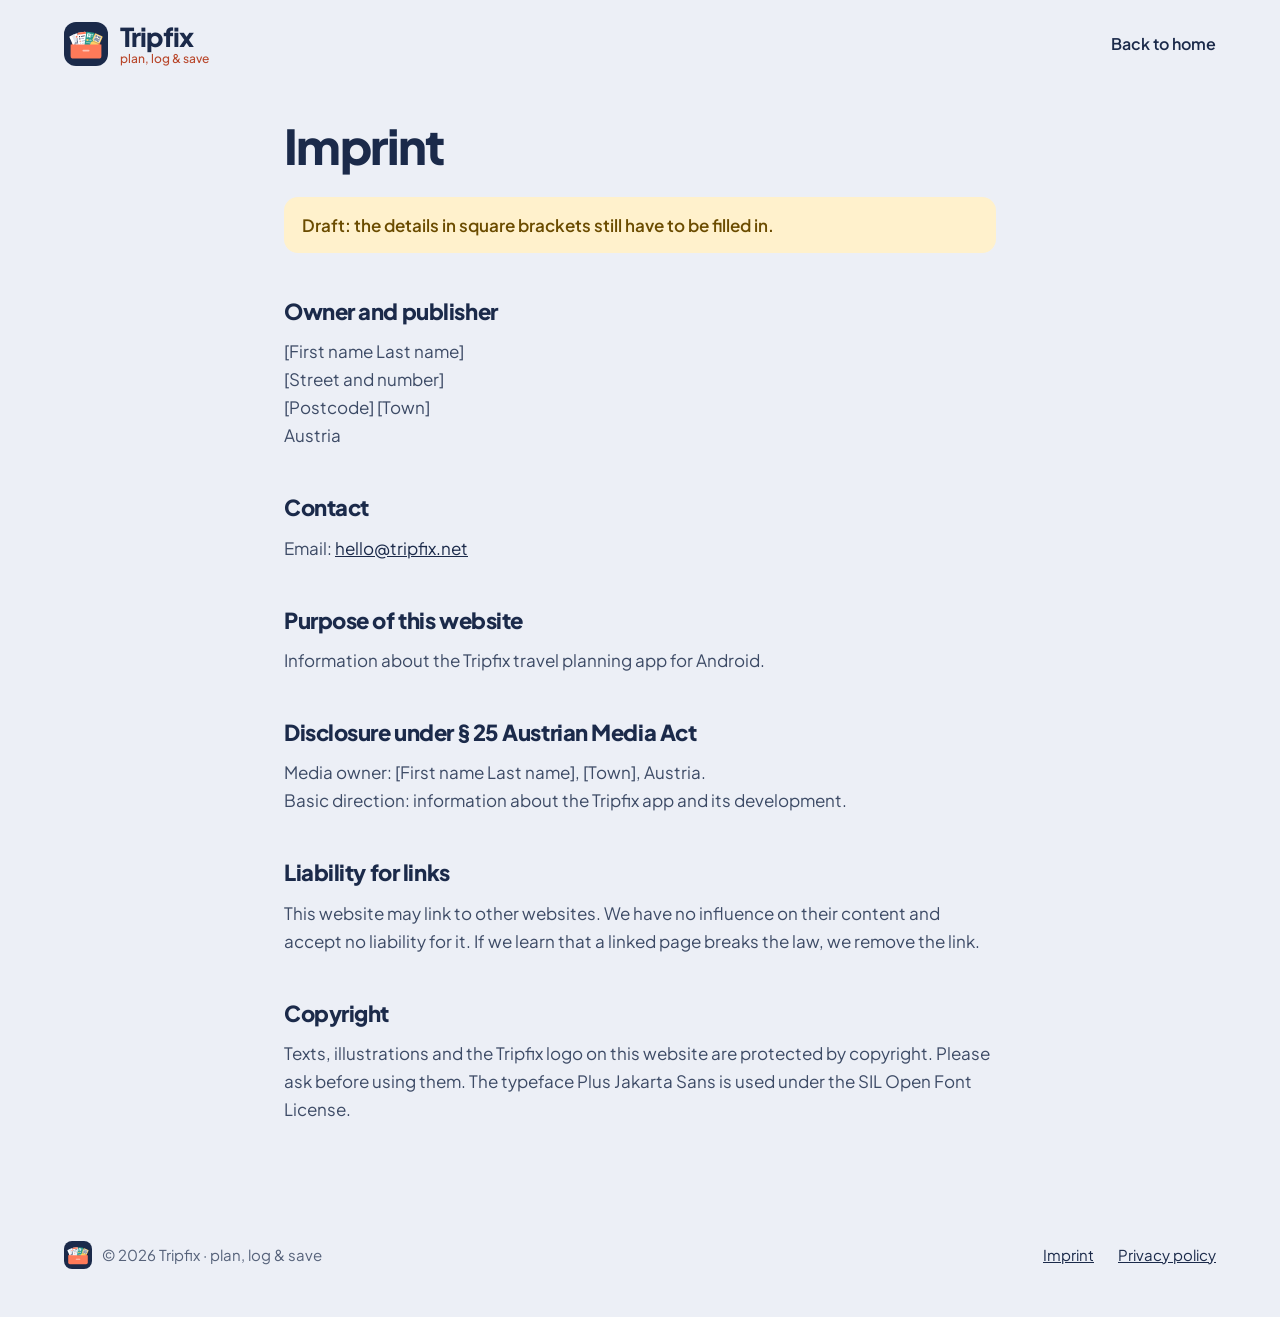
<file: imprint.html>
<!doctype html>
<html lang="en">
<head>
<meta charset="utf-8">
<meta name="viewport" content="width=device-width, initial-scale=1">
<title>Imprint – Tripfix</title>
<meta name="description" content="Imprint for tripfix.net and the Tripfix app.">
<meta name="theme-color" content="#1B2A4A">
<meta name="robots" content="noindex, nofollow">
<meta property="og:title" content="Imprint – Tripfix">
<meta property="og:description" content="Imprint for tripfix.net and the Tripfix app.">
<meta property="og:type" content="website">
<meta property="og:url" content="https://tripfix.net/">
<link rel="icon" href="favicon.svg" type="image/svg+xml">
<link rel="stylesheet" href="fonts.css">
<link rel="stylesheet" href="style.css">
</head>
<body>
<div style="font-size: 17px; line-height: 1.65">
<svg width="0" height="0" style="position: absolute" aria-hidden="true">
<defs>
<symbol id="tfmark" viewBox="0 0 200 200">
<path d="M36 72a8 8 0 0 1 8-8H78l10 10H156a8 8 0 0 1 8 8V156a8 8 0 0 1-8 8H44a8 8 0 0 1-8-8Z" fill="#E0613F"></path>
<g transform="translate(100 112) scale(0.9) translate(-100 -112)">
<g transform="rotate(-24 100 200)">
<rect x="79" y="38" width="42" height="70" rx="4" fill="#FFFFFF"></rect>
<rect x="93" y="38" width="14" height="70" fill="#E3E8F0"></rect>
<path d="M85 94L94 80L104 86L113 60" fill="none" stroke="#1B2A4A" stroke-width="3" stroke-linecap="round" stroke-linejoin="round" stroke-dasharray="2 5"></path>
<circle cx="113" cy="55" r="4.5" fill="#FF7A59"></circle>
</g>
<g transform="rotate(-8 100 200)">
<rect x="79" y="38" width="42" height="70" rx="4" fill="#FFFFFF"></rect>
<path d="M79 42a4 4 0 0 1 4-4H117a4 4 0 0 1 4 4V48H79Z" fill="#FF7A59"></path>
<path d="M87 58V94" stroke="#D3DAE6" stroke-width="2"></path>
<circle cx="87" cy="58" r="3" fill="#1B2A4A"></circle>
<circle cx="87" cy="70" r="3" fill="#1B2A4A"></circle>
<circle cx="87" cy="82" r="3" fill="#FF7A59"></circle>
<circle cx="87" cy="94" r="3" fill="#D3DAE6"></circle>
<rect x="94" y="56" width="20" height="4" rx="2" fill="#1B2A4A"></rect>
<rect x="94" y="68" width="15" height="4" rx="2" fill="#9AA6BC"></rect>
<rect x="94" y="80" width="18" height="4" rx="2" fill="#9AA6BC"></rect>
<rect x="94" y="92" width="12" height="4" rx="2" fill="#C6CEDC"></rect>
</g>
<g transform="rotate(8 100 200)">
<rect x="79" y="38" width="42" height="70" rx="4" fill="#2A9D8F"></rect>
<rect x="85" y="45" width="18" height="22" rx="3" fill="#FFFFFF"></rect>
<circle cx="94" cy="53" r="4" fill="#2A9D8F"></circle>
<path d="M87 67a7 6 0 0 1 14 0Z" fill="#2A9D8F"></path>
<rect x="106" y="47" width="10" height="3.5" rx="1.75" fill="#FFFFFF"></rect>
<rect x="106" y="54" width="8" height="3.5" rx="1.75" fill="#FFFFFF" opacity="0.7"></rect>
<rect x="85" y="74" width="11" height="9" rx="2" fill="#FFD166"></rect>
<text x="101" y="83" font-family="Plus Jakarta Sans, sans-serif" font-size="10" font-weight="800" fill="#FFFFFF">ID</text>
<rect x="85" y="90" width="30" height="3.5" rx="1.75" fill="#FFFFFF" opacity="0.7"></rect>
</g>
<g transform="rotate(24 100 200)">
<path d="M83 38H117a4 4 0 0 1 4 4V75a5 5 0 0 0 0 10V104a4 4 0 0 1-4 4H83a4 4 0 0 1-4-4V85a5 5 0 0 0 0-10V42a4 4 0 0 1 4-4Z" fill="#FFD166"></path>
<rect x="84" y="43" width="32" height="32" rx="3" fill="#FFFFFF"></rect>
<g transform="translate(86 45) scale(0.778)" fill="#1B2A4A">
<path d="M16 0h4v4h-4zM16 4h4v4h-4zM20 8h4v4h-4zM0 16h4v4h-4zM8 16h4v4h-4zM12 16h4v4h-4zM16 16h4v4h-4zM24 16h4v4h-4zM32 16h4v4h-4zM4 20h4v4h-4zM20 20h4v4h-4zM28 20h4v4h-4zM16 24h4v4h-4zM24 24h4v4h-4zM32 24h4v4h-4zM12 28h4v4h-4zM20 28h4v4h-4zM16 32h4v4h-4zM24 32h4v4h-4zM28 32h4v4h-4zM32 32h4v4h-4z"></path>
<rect x="1.3" y="1.3" width="9.4" height="9.4" rx="1.6" fill="none" stroke="#1B2A4A" stroke-width="2.6"></rect>
<rect x="4" y="4" width="4" height="4" rx="0.8"></rect>
<rect x="25.3" y="1.3" width="9.4" height="9.4" rx="1.6" fill="none" stroke="#1B2A4A" stroke-width="2.6"></rect>
<rect x="28" y="4" width="4" height="4" rx="0.8"></rect>
<rect x="1.3" y="25.3" width="9.4" height="9.4" rx="1.6" fill="none" stroke="#1B2A4A" stroke-width="2.6"></rect>
<rect x="4" y="28" width="4" height="4" rx="0.8"></rect>
</g>
<path d="M84 80H116" stroke="#1B2A4A" stroke-width="2" stroke-dasharray="3 3"></path>
</g>
</g>
<path d="M30 102H170V154a12 12 0 0 1-12 12H42a12 12 0 0 1-12-12Z" fill="#FF7A59"></path>
<rect x="84" y="126" width="32" height="8" rx="4" fill="#FFFFFF" opacity="0.55"></rect>
</symbol>
</defs>
</svg>
<header style="max-width: 1200px; margin: 0 auto; padding: 22px 24px; display: flex; flex-wrap: wrap; align-items: center; justify-content: space-between; gap: 16px">
  <a href="index.html" style="display: flex; align-items: center; gap: 12px; text-decoration: none">
    <span style="width: 44px; height: 44px; border-radius: 12px; background: #1B2A4A; display: flex"><svg viewBox="0 0 200 200" width="44" height="44" aria-hidden="true"><use href="#tfmark"></use></svg></span>
    <span style="display: flex; flex-direction: column; line-height: 1">
      <span style="font-weight: 800; font-size: 26px; letter-spacing: -0.04em">Tripfix</span>
      <span style="font-weight: 500; font-size: 12px; color: #B8462A; padding-top: 3px">plan, log &amp; save</span>
    </span>
  </a>
  <nav aria-label="Main" style="display: flex; gap: 24px; font-weight: 600; font-size: 16px"><a href="index.html" style="text-decoration: none">Back to home</a></nav>
</header>
<main style="max-width: 760px; margin: 0 auto; padding: 32px 24px 96px">
<article class="legal">
<h1>Imprint</h1>
<p class="note">Draft: the details in square brackets still have to be filled in.</p>

<h2>Owner and publisher</h2>
<p>[First name Last name]<br>
[Street and number]<br>
[Postcode] [Town]<br>
Austria</p>

<h2>Contact</h2>
<p>Email: <a href="mailto:hello@tripfix.net">hello@tripfix.net</a></p>

<h2>Purpose of this website</h2>
<p>Information about the Tripfix travel planning app for Android.</p>

<h2>Disclosure under § 25 Austrian Media Act</h2>
<p>Media owner: [First name Last name], [Town], Austria.<br>
Basic direction: information about the Tripfix app and its development.</p>

<h2>Liability for links</h2>
<p>This website may link to other websites. We have no influence on their content and accept no liability for it. If we learn that a linked page breaks the law, we remove the link.</p>

<h2>Copyright</h2>
<p>Texts, illustrations and the Tripfix logo on this website are protected by copyright. Please ask before using them. The typeface Plus Jakarta Sans is used under the SIL Open Font License.</p>

</article>
</main>
<footer style="max-width: 1200px; margin: 0 auto; padding: 8px 24px 48px; display: flex; flex-wrap: wrap; align-items: center; justify-content: space-between; gap: 16px; font-size: 15px; color: #56627A">
  <span style="display: flex; align-items: center; gap: 10px"><span style="width: 28px; height: 28px; border-radius: 8px; background: #1B2A4A; display: flex"><svg viewBox="0 0 200 200" width="28" height="28" aria-hidden="true"><use href="#tfmark"></use></svg></span>© 2026 Tripfix · plan, log &amp; save</span>
  <nav aria-label="Legal" style="display: flex; gap: 24px">
    <a href="imprint.html">Imprint</a>
    <a href="privacy.html">Privacy policy</a>
  </nav>
</footer>
</div>
</body>
</html>
</file>
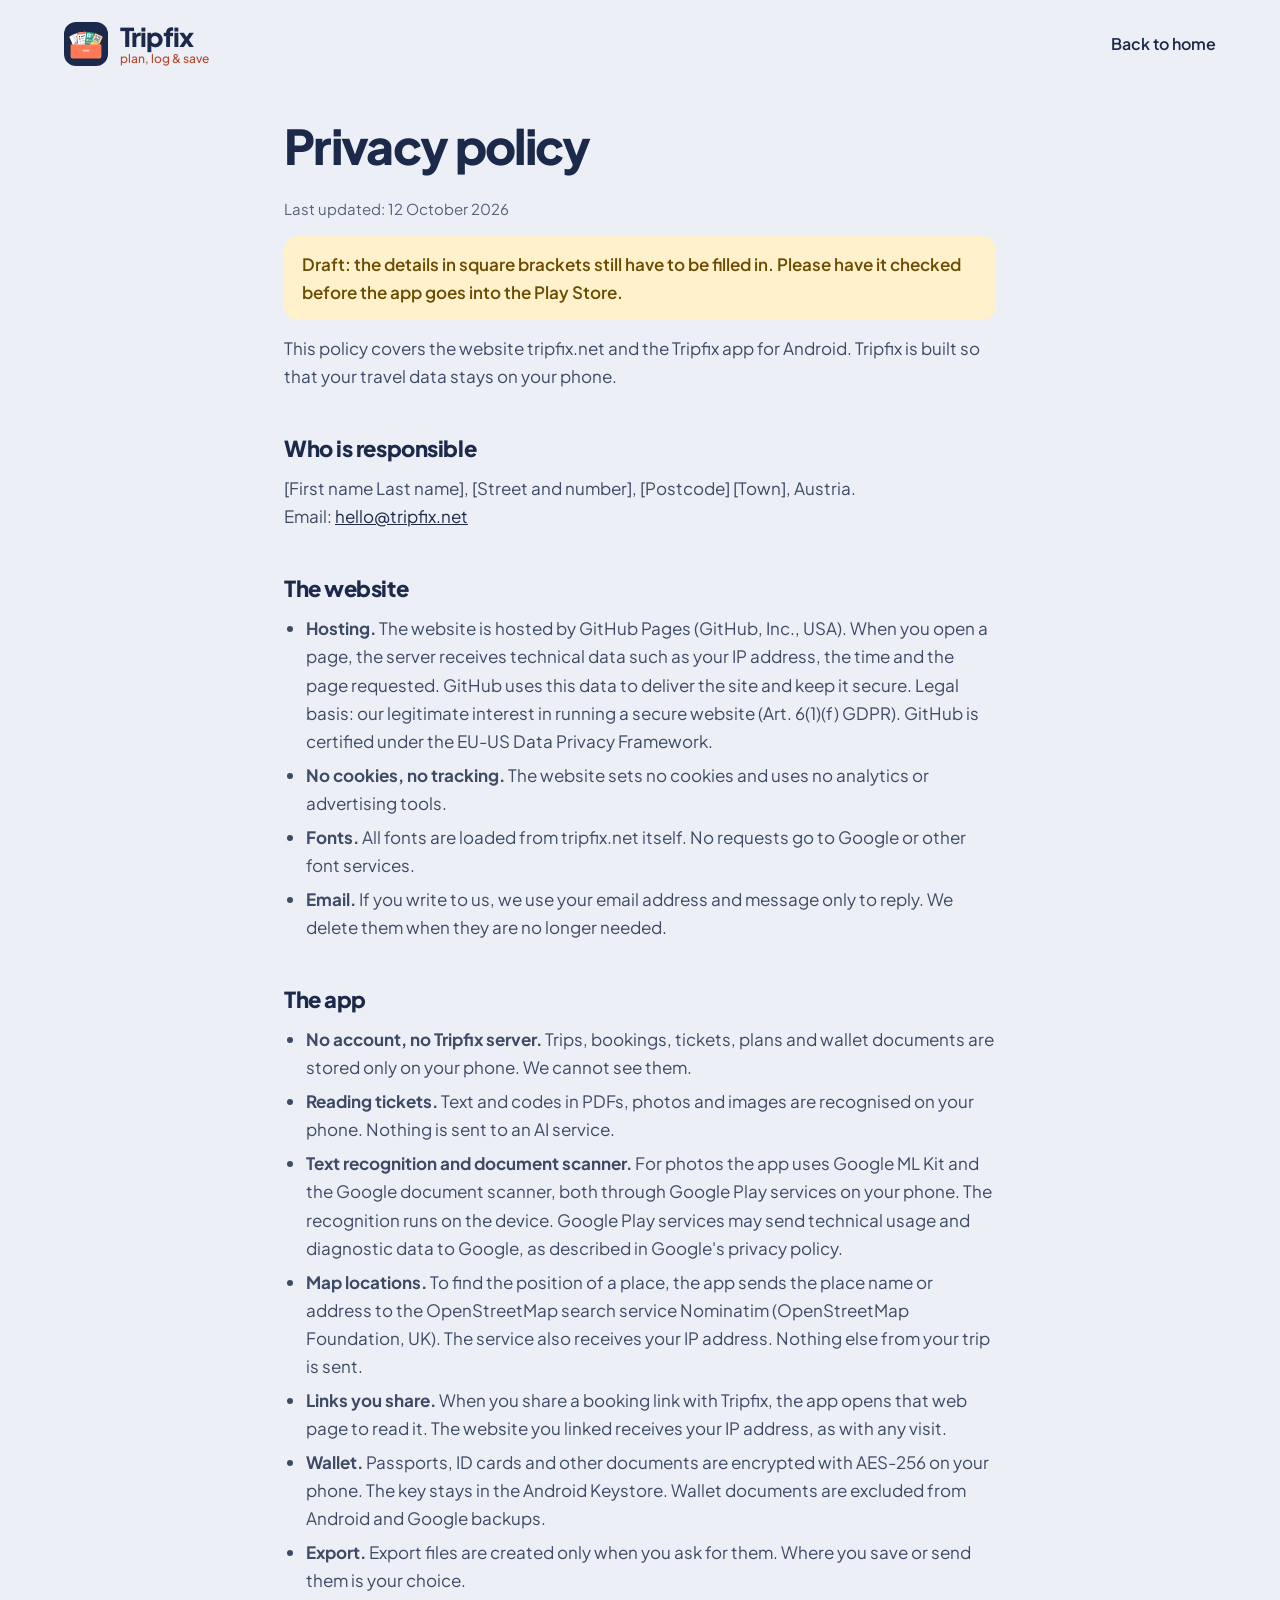
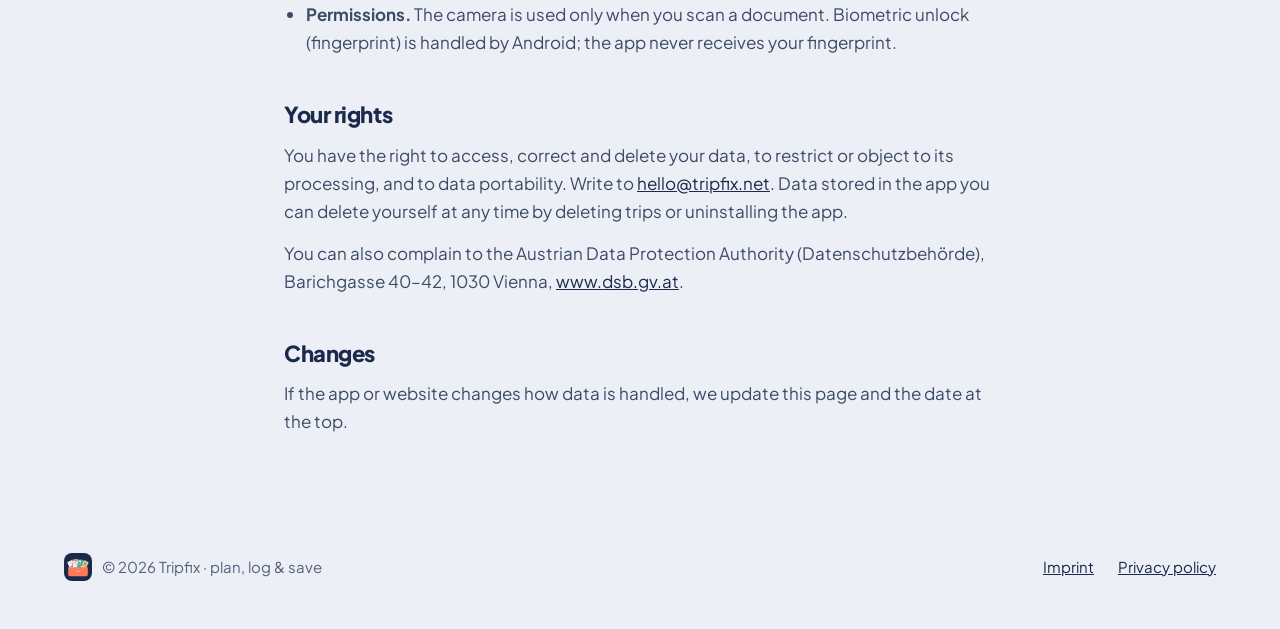
<file: privacy.html>
<!doctype html>
<html lang="en">
<head>
<meta charset="utf-8">
<meta name="viewport" content="width=device-width, initial-scale=1">
<title>Privacy policy – Tripfix</title>
<meta name="description" content="Privacy policy for tripfix.net and the Tripfix app.">
<meta name="theme-color" content="#1B2A4A">
<meta name="robots" content="noindex, nofollow">
<meta property="og:title" content="Privacy policy – Tripfix">
<meta property="og:description" content="Privacy policy for tripfix.net and the Tripfix app.">
<meta property="og:type" content="website">
<meta property="og:url" content="https://tripfix.net/">
<link rel="icon" href="favicon.svg" type="image/svg+xml">
<link rel="stylesheet" href="fonts.css">
<link rel="stylesheet" href="style.css">
</head>
<body>
<div style="font-size: 17px; line-height: 1.65">
<svg width="0" height="0" style="position: absolute" aria-hidden="true">
<defs>
<symbol id="tfmark" viewBox="0 0 200 200">
<path d="M36 72a8 8 0 0 1 8-8H78l10 10H156a8 8 0 0 1 8 8V156a8 8 0 0 1-8 8H44a8 8 0 0 1-8-8Z" fill="#E0613F"></path>
<g transform="translate(100 112) scale(0.9) translate(-100 -112)">
<g transform="rotate(-24 100 200)">
<rect x="79" y="38" width="42" height="70" rx="4" fill="#FFFFFF"></rect>
<rect x="93" y="38" width="14" height="70" fill="#E3E8F0"></rect>
<path d="M85 94L94 80L104 86L113 60" fill="none" stroke="#1B2A4A" stroke-width="3" stroke-linecap="round" stroke-linejoin="round" stroke-dasharray="2 5"></path>
<circle cx="113" cy="55" r="4.5" fill="#FF7A59"></circle>
</g>
<g transform="rotate(-8 100 200)">
<rect x="79" y="38" width="42" height="70" rx="4" fill="#FFFFFF"></rect>
<path d="M79 42a4 4 0 0 1 4-4H117a4 4 0 0 1 4 4V48H79Z" fill="#FF7A59"></path>
<path d="M87 58V94" stroke="#D3DAE6" stroke-width="2"></path>
<circle cx="87" cy="58" r="3" fill="#1B2A4A"></circle>
<circle cx="87" cy="70" r="3" fill="#1B2A4A"></circle>
<circle cx="87" cy="82" r="3" fill="#FF7A59"></circle>
<circle cx="87" cy="94" r="3" fill="#D3DAE6"></circle>
<rect x="94" y="56" width="20" height="4" rx="2" fill="#1B2A4A"></rect>
<rect x="94" y="68" width="15" height="4" rx="2" fill="#9AA6BC"></rect>
<rect x="94" y="80" width="18" height="4" rx="2" fill="#9AA6BC"></rect>
<rect x="94" y="92" width="12" height="4" rx="2" fill="#C6CEDC"></rect>
</g>
<g transform="rotate(8 100 200)">
<rect x="79" y="38" width="42" height="70" rx="4" fill="#2A9D8F"></rect>
<rect x="85" y="45" width="18" height="22" rx="3" fill="#FFFFFF"></rect>
<circle cx="94" cy="53" r="4" fill="#2A9D8F"></circle>
<path d="M87 67a7 6 0 0 1 14 0Z" fill="#2A9D8F"></path>
<rect x="106" y="47" width="10" height="3.5" rx="1.75" fill="#FFFFFF"></rect>
<rect x="106" y="54" width="8" height="3.5" rx="1.75" fill="#FFFFFF" opacity="0.7"></rect>
<rect x="85" y="74" width="11" height="9" rx="2" fill="#FFD166"></rect>
<text x="101" y="83" font-family="Plus Jakarta Sans, sans-serif" font-size="10" font-weight="800" fill="#FFFFFF">ID</text>
<rect x="85" y="90" width="30" height="3.5" rx="1.75" fill="#FFFFFF" opacity="0.7"></rect>
</g>
<g transform="rotate(24 100 200)">
<path d="M83 38H117a4 4 0 0 1 4 4V75a5 5 0 0 0 0 10V104a4 4 0 0 1-4 4H83a4 4 0 0 1-4-4V85a5 5 0 0 0 0-10V42a4 4 0 0 1 4-4Z" fill="#FFD166"></path>
<rect x="84" y="43" width="32" height="32" rx="3" fill="#FFFFFF"></rect>
<g transform="translate(86 45) scale(0.778)" fill="#1B2A4A">
<path d="M16 0h4v4h-4zM16 4h4v4h-4zM20 8h4v4h-4zM0 16h4v4h-4zM8 16h4v4h-4zM12 16h4v4h-4zM16 16h4v4h-4zM24 16h4v4h-4zM32 16h4v4h-4zM4 20h4v4h-4zM20 20h4v4h-4zM28 20h4v4h-4zM16 24h4v4h-4zM24 24h4v4h-4zM32 24h4v4h-4zM12 28h4v4h-4zM20 28h4v4h-4zM16 32h4v4h-4zM24 32h4v4h-4zM28 32h4v4h-4zM32 32h4v4h-4z"></path>
<rect x="1.3" y="1.3" width="9.4" height="9.4" rx="1.6" fill="none" stroke="#1B2A4A" stroke-width="2.6"></rect>
<rect x="4" y="4" width="4" height="4" rx="0.8"></rect>
<rect x="25.3" y="1.3" width="9.4" height="9.4" rx="1.6" fill="none" stroke="#1B2A4A" stroke-width="2.6"></rect>
<rect x="28" y="4" width="4" height="4" rx="0.8"></rect>
<rect x="1.3" y="25.3" width="9.4" height="9.4" rx="1.6" fill="none" stroke="#1B2A4A" stroke-width="2.6"></rect>
<rect x="4" y="28" width="4" height="4" rx="0.8"></rect>
</g>
<path d="M84 80H116" stroke="#1B2A4A" stroke-width="2" stroke-dasharray="3 3"></path>
</g>
</g>
<path d="M30 102H170V154a12 12 0 0 1-12 12H42a12 12 0 0 1-12-12Z" fill="#FF7A59"></path>
<rect x="84" y="126" width="32" height="8" rx="4" fill="#FFFFFF" opacity="0.55"></rect>
</symbol>
</defs>
</svg>
<header style="max-width: 1200px; margin: 0 auto; padding: 22px 24px; display: flex; flex-wrap: wrap; align-items: center; justify-content: space-between; gap: 16px">
  <a href="index.html" style="display: flex; align-items: center; gap: 12px; text-decoration: none">
    <span style="width: 44px; height: 44px; border-radius: 12px; background: #1B2A4A; display: flex"><svg viewBox="0 0 200 200" width="44" height="44" aria-hidden="true"><use href="#tfmark"></use></svg></span>
    <span style="display: flex; flex-direction: column; line-height: 1">
      <span style="font-weight: 800; font-size: 26px; letter-spacing: -0.04em">Tripfix</span>
      <span style="font-weight: 500; font-size: 12px; color: #B8462A; padding-top: 3px">plan, log &amp; save</span>
    </span>
  </a>
  <nav aria-label="Main" style="display: flex; gap: 24px; font-weight: 600; font-size: 16px"><a href="index.html" style="text-decoration: none">Back to home</a></nav>
</header>
<main style="max-width: 760px; margin: 0 auto; padding: 32px 24px 96px">
<article class="legal">
<h1>Privacy policy</h1>
<p class="updated">Last updated: 12 October 2026</p>
<p class="note">Draft: the details in square brackets still have to be filled in. Please have it checked before the app goes into the Play Store.</p>

<p>This policy covers the website tripfix.net and the Tripfix app for Android. Tripfix is built so that your travel data stays on your phone.</p>

<h2>Who is responsible</h2>
<p>[First name Last name], [Street and number], [Postcode] [Town], Austria.<br>
Email: <a href="mailto:hello@tripfix.net">hello@tripfix.net</a></p>

<h2>The website</h2>
<ul>
<li><b>Hosting.</b> The website is hosted by GitHub Pages (GitHub, Inc., USA). When you open a page, the server receives technical data such as your IP address, the time and the page requested. GitHub uses this data to deliver the site and keep it secure. Legal basis: our legitimate interest in running a secure website (Art. 6(1)(f) GDPR). GitHub is certified under the EU-US Data Privacy Framework.</li>
<li><b>No cookies, no tracking.</b> The website sets no cookies and uses no analytics or advertising tools.</li>
<li><b>Fonts.</b> All fonts are loaded from tripfix.net itself. No requests go to Google or other font services.</li>
<li><b>Email.</b> If you write to us, we use your email address and message only to reply. We delete them when they are no longer needed.</li>
</ul>

<h2>The app</h2>
<ul>
<li><b>No account, no Tripfix server.</b> Trips, bookings, tickets, plans and wallet documents are stored only on your phone. We cannot see them.</li>
<li><b>Reading tickets.</b> Text and codes in PDFs, photos and images are recognised on your phone. Nothing is sent to an AI service.</li>
<li><b>Text recognition and document scanner.</b> For photos the app uses Google ML Kit and the Google document scanner, both through Google Play services on your phone. The recognition runs on the device. Google Play services may send technical usage and diagnostic data to Google, as described in Google's privacy policy.</li>
<li><b>Map locations.</b> To find the position of a place, the app sends the place name or address to the OpenStreetMap search service Nominatim (OpenStreetMap Foundation, UK). The service also receives your IP address. Nothing else from your trip is sent.</li>
<li><b>Links you share.</b> When you share a booking link with Tripfix, the app opens that web page to read it. The website you linked receives your IP address, as with any visit.</li>
<li><b>Wallet.</b> Passports, ID cards and other documents are encrypted with AES-256 on your phone. The key stays in the Android Keystore. Wallet documents are excluded from Android and Google backups.</li>
<li><b>Export.</b> Export files are created only when you ask for them. Where you save or send them is your choice.</li>
<li><b>Permissions.</b> The camera is used only when you scan a document. Biometric unlock (fingerprint) is handled by Android; the app never receives your fingerprint.</li>
</ul>

<h2>Your rights</h2>
<p>You have the right to access, correct and delete your data, to restrict or object to its processing, and to data portability. Write to <a href="mailto:hello@tripfix.net">hello@tripfix.net</a>. Data stored in the app you can delete yourself at any time by deleting trips or uninstalling the app.</p>
<p>You can also complain to the Austrian Data Protection Authority (Datenschutzbehörde), Barichgasse 40–42, 1030 Vienna, <a href="https://www.dsb.gv.at" rel="noopener">www.dsb.gv.at</a>.</p>

<h2>Changes</h2>
<p>If the app or website changes how data is handled, we update this page and the date at the top.</p>

</article>
</main>
<footer style="max-width: 1200px; margin: 0 auto; padding: 8px 24px 48px; display: flex; flex-wrap: wrap; align-items: center; justify-content: space-between; gap: 16px; font-size: 15px; color: #56627A">
  <span style="display: flex; align-items: center; gap: 10px"><span style="width: 28px; height: 28px; border-radius: 8px; background: #1B2A4A; display: flex"><svg viewBox="0 0 200 200" width="28" height="28" aria-hidden="true"><use href="#tfmark"></use></svg></span>© 2026 Tripfix · plan, log &amp; save</span>
  <nav aria-label="Legal" style="display: flex; gap: 24px">
    <a href="imprint.html">Imprint</a>
    <a href="privacy.html">Privacy policy</a>
  </nav>
</footer>
</div>
</body>
</html>
</file>
<file: fonts.css>
@font-face{font-family:"Plus Jakarta Sans";font-style:normal;font-weight:400;font-display:swap;src:url(fonts/plus-jakarta-sans-latin-400-normal.woff2) format("woff2")}
@font-face{font-family:"Plus Jakarta Sans";font-style:normal;font-weight:500;font-display:swap;src:url(fonts/plus-jakarta-sans-latin-500-normal.woff2) format("woff2")}
@font-face{font-family:"Plus Jakarta Sans";font-style:normal;font-weight:600;font-display:swap;src:url(fonts/plus-jakarta-sans-latin-600-normal.woff2) format("woff2")}
@font-face{font-family:"Plus Jakarta Sans";font-style:normal;font-weight:700;font-display:swap;src:url(fonts/plus-jakarta-sans-latin-700-normal.woff2) format("woff2")}
@font-face{font-family:"Plus Jakarta Sans";font-style:normal;font-weight:800;font-display:swap;src:url(fonts/plus-jakarta-sans-latin-800-normal.woff2) format("woff2")}
</file>
<file: style.css>
body{margin:0;background:#ECEFF6;color:#1B2A4A;font-family:"Plus Jakarta Sans",system-ui,sans-serif}
a{color:#1B2A4A}a:hover{color:#B8462A}
h1,h2,h3{text-wrap:balance}
html{scroll-behavior:smooth}
@media (prefers-reduced-motion:reduce){html{scroll-behavior:auto}}
*{box-sizing:border-box}
section[id]{scroll-margin-top:16px}
a:focus-visible,summary:focus-visible{outline:3px solid #FF7A59;outline-offset:3px;border-radius:6px}
summary{list-style-position:outside}
.legal h1{margin:0 0 24px;font-weight:800;font-size:clamp(34px,5vw,48px);line-height:1.1;letter-spacing:-0.035em}
.legal h2{margin:40px 0 8px;font-weight:800;font-size:22px;letter-spacing:-0.02em}
.legal p,.legal ul{margin:0 0 14px;color:#3D4B66}
.legal ul{padding-left:22px}
.legal li{margin-bottom:6px}
.legal .note{padding:14px 18px;border-radius:14px;background:#FFF1CC;color:#6B4C00;font-weight:600}
.legal .updated{font-size:15px;color:#56627A}
</file>
